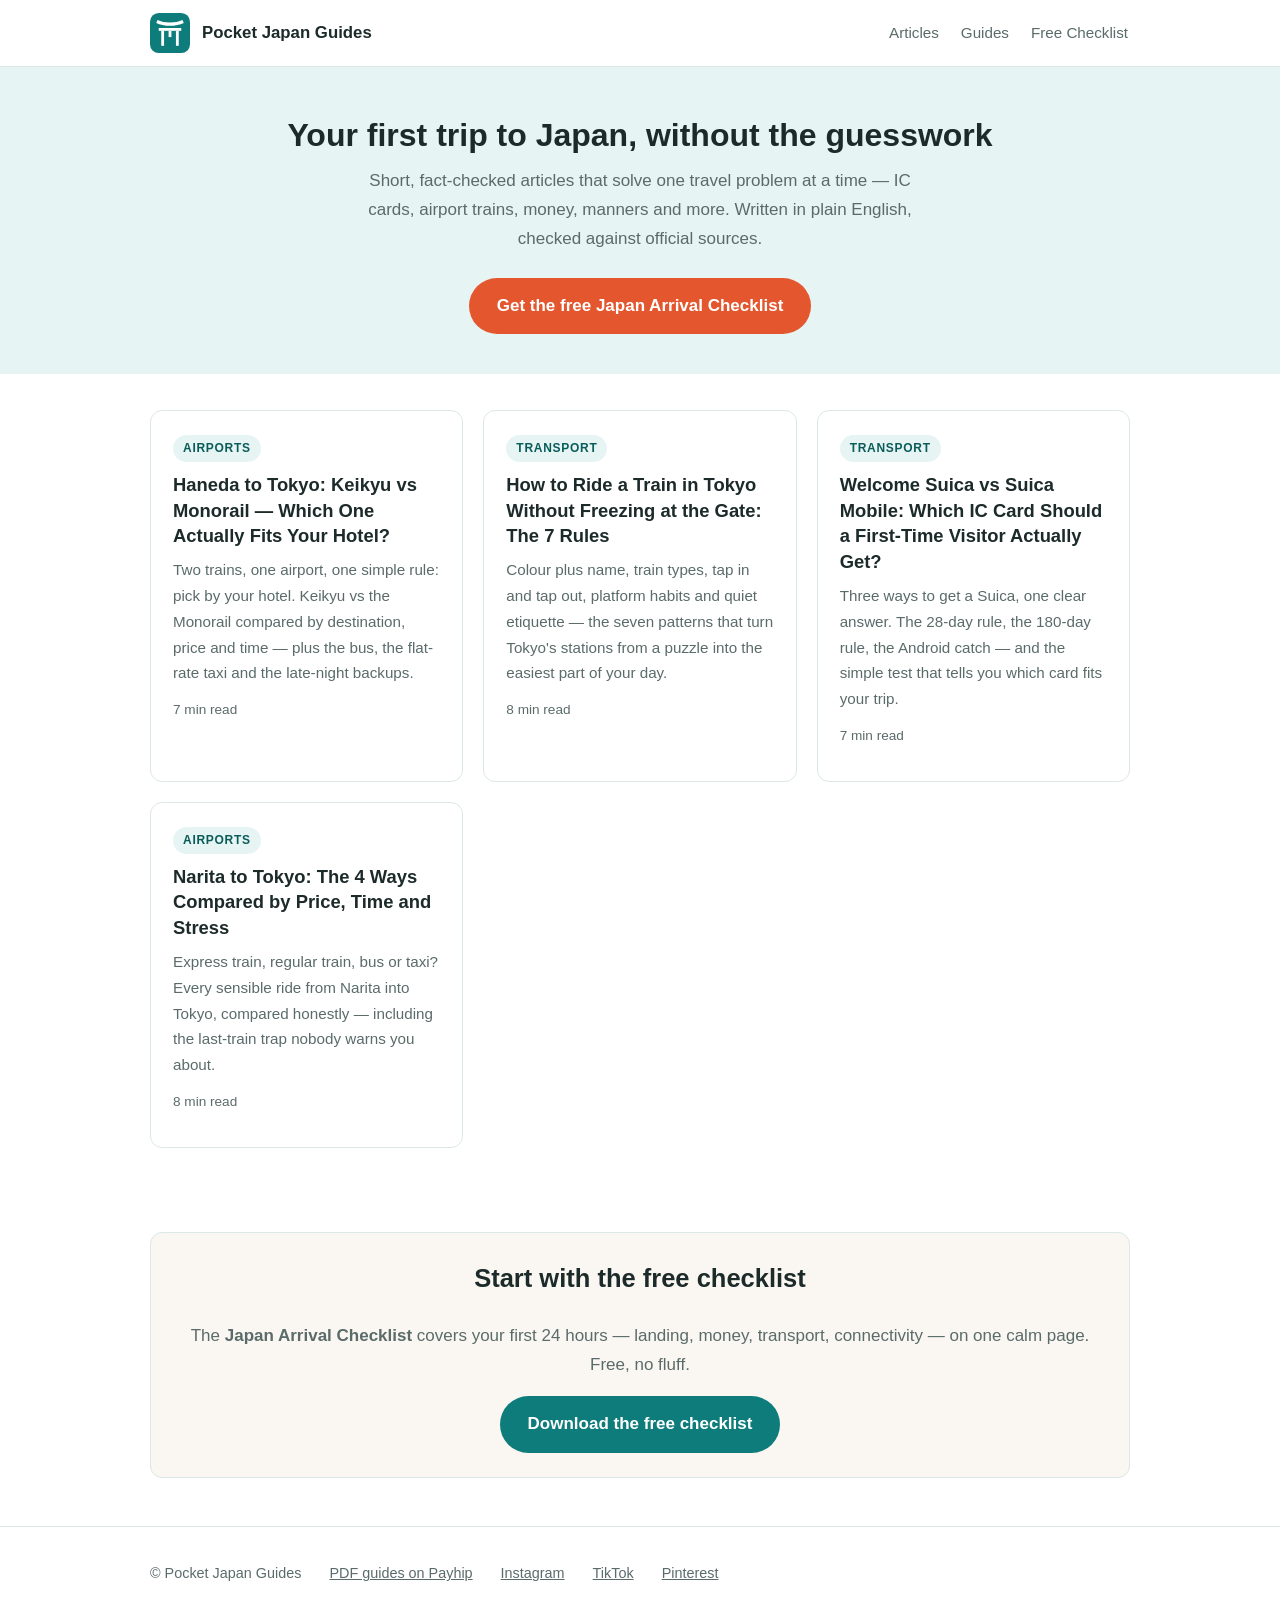
<file: index.html>
<!DOCTYPE html>
<html lang="en">
<head>
<meta charset="utf-8">
<meta name="viewport" content="width=device-width, initial-scale=1, viewport-fit=cover">
<title>Pocket Japan Guides Blog — First-Time Japan Travel, Explained Simply</title>
<meta name="description" content="Practical, fact-checked answers for first-time visitors to Japan: IC cards, airport transfers, trains, money, food and more. From the makers of the Pocket Japan Guides PDF series.">
<link rel="canonical" href="https://hmaiworks.github.io/">
<link rel="icon" type="image/svg+xml" href="/assets/favicon.svg">
<link rel="stylesheet" href="/assets/style.css">
<meta property="og:type" content="website">
<meta property="og:title" content="Pocket Japan Guides Blog — First-Time Japan Travel, Explained Simply">
<meta property="og:description" content="Practical, fact-checked answers for first-time visitors to Japan: IC cards, airport transfers, trains, money, food and more.">
<meta property="og:url" content="https://hmaiworks.github.io/">
<!-- Google Analytics 4 — replace G-PQ7MF2B6PY with the real Measurement ID (see DEPLOY.md) -->
<script async src="https://www.googletagmanager.com/gtag/js?id=G-PQ7MF2B6PY"></script>
<script>
  window.dataLayer = window.dataLayer || [];
  function gtag(){dataLayer.push(arguments);}
  gtag('js', new Date());
  gtag('config', 'G-PQ7MF2B6PY');
</script>
</head>
<body>

<header class="site-header">
  <div class="wrap-wide">
    <svg class="logo" viewBox="0 0 64 64" role="img" aria-label="Pocket Japan Guides logo"><rect width="64" height="64" rx="14" fill="#0e7c7b"/><path d="M10 16c6 3 14 4.5 22 4.5S48 19 54 16l-2-5c-5.5 2.7-12.5 4-20 4s-14.5-1.3-20-4l-2 5z" fill="#fff"/><rect x="14" y="24" width="36" height="4.5" fill="#fff"/><rect x="18" y="28.5" width="4.5" height="24" fill="#fff"/><rect x="41.5" y="28.5" width="4.5" height="24" fill="#fff"/><rect x="29.75" y="28.5" width="4.5" height="10" fill="#fff"/></svg>
    <a class="brand" href="/">Pocket Japan Guides</a>
    <nav>
      <a href="/">Articles</a>
      <a href="https://payhip.com/pocketjapanguidejp?utm_source=blog&amp;utm_medium=nav&amp;utm_campaign=store">Guides</a>
      <a href="https://payhip.com/b/30XLR?utm_source=blog&amp;utm_medium=nav&amp;utm_campaign=checklist">Free Checklist</a>
    </nav>
  </div>
</header>

<section class="hero">
  <div class="wrap">
    <h1>Your first trip to Japan, without the guesswork</h1>
    <p>Short, fact-checked articles that solve one travel problem at a time — IC cards, airport trains, money, manners and more. Written in plain English, checked against official sources.</p>
    <a class="btn btn-accent" href="https://payhip.com/b/30XLR?utm_source=blog&amp;utm_medium=hero&amp;utm_campaign=checklist">Get the free Japan Arrival Checklist</a>
  </div>
</section>

<main class="wrap-wide">
  <div class="cards">

    <div class="card">
      <span class="tag">Airports</span>
      <h2><a href="/articles/haneda-to-tokyo.html">Haneda to Tokyo: Keikyu vs Monorail — Which One Actually Fits Your Hotel?</a></h2>
      <p>Two trains, one airport, one simple rule: pick by your hotel. Keikyu vs the Monorail compared by destination, price and time — plus the bus, the flat-rate taxi and the late-night backups.</p>
      <p class="meta">7 min read</p>
    </div>

    <div class="card">
      <span class="tag">Transport</span>
      <h2><a href="/articles/tokyo-train-rules.html">How to Ride a Train in Tokyo Without Freezing at the Gate: The 7 Rules</a></h2>
      <p>Colour plus name, train types, tap in and tap out, platform habits and quiet etiquette — the seven patterns that turn Tokyo's stations from a puzzle into the easiest part of your day.</p>
      <p class="meta">8 min read</p>
    </div>

    <div class="card">
      <span class="tag">Transport</span>
      <h2><a href="/articles/welcome-suica-vs-suica-mobile.html">Welcome Suica vs Suica Mobile: Which IC Card Should a First-Time Visitor Actually Get?</a></h2>
      <p>Three ways to get a Suica, one clear answer. The 28-day rule, the 180-day rule, the Android catch — and the simple test that tells you which card fits your trip.</p>
      <p class="meta">7 min read</p>
    </div>

    <div class="card">
      <span class="tag">Airports</span>
      <h2><a href="/articles/narita-to-tokyo.html">Narita to Tokyo: The 4 Ways Compared by Price, Time and Stress</a></h2>
      <p>Express train, regular train, bus or taxi? Every sensible ride from Narita into Tokyo, compared honestly — including the last-train trap nobody warns you about.</p>
      <p class="meta">8 min read</p>
    </div>

  </div>

  <div class="cta-box">
    <h2>Start with the free checklist</h2>
    <p>The <strong>Japan Arrival Checklist</strong> covers your first 24 hours — landing, money, transport, connectivity — on one calm page. Free, no fluff.</p>
    <a class="btn" href="https://payhip.com/b/30XLR?utm_source=blog&amp;utm_medium=home-cta&amp;utm_campaign=checklist">Download the free checklist</a>
  </div>
</main>

<footer class="site-footer">
  <div class="wrap-wide">
    <span>© Pocket Japan Guides</span>
    <a href="https://payhip.com/pocketjapanguidejp?utm_source=blog&amp;utm_medium=footer&amp;utm_campaign=store">PDF guides on Payhip</a>
    <a href="https://www.instagram.com/pocketjapanguides/">Instagram</a>
    <a href="https://www.tiktok.com/@pocketjapanguides">TikTok</a>
    <a href="https://www.pinterest.com/pocketjapanguide/">Pinterest</a>
  </div>
</footer>

</body>
</html>
</file>
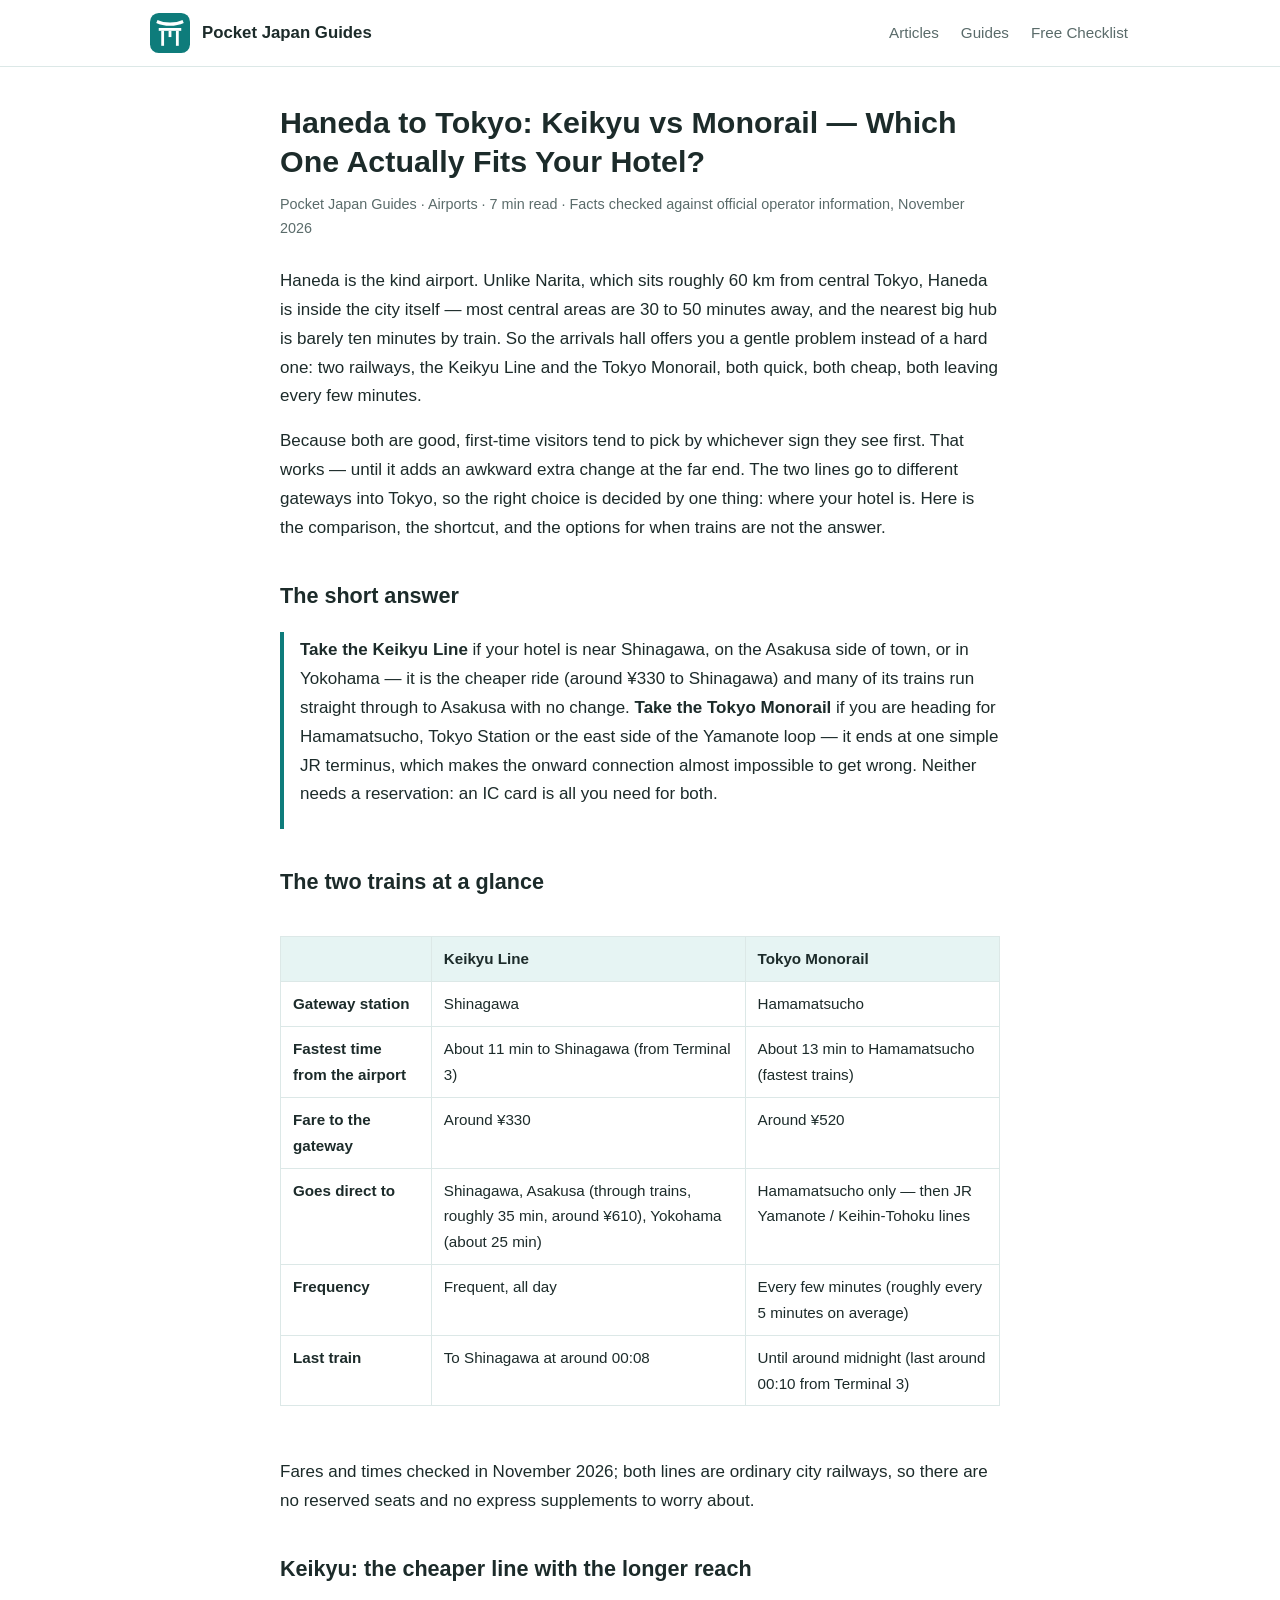
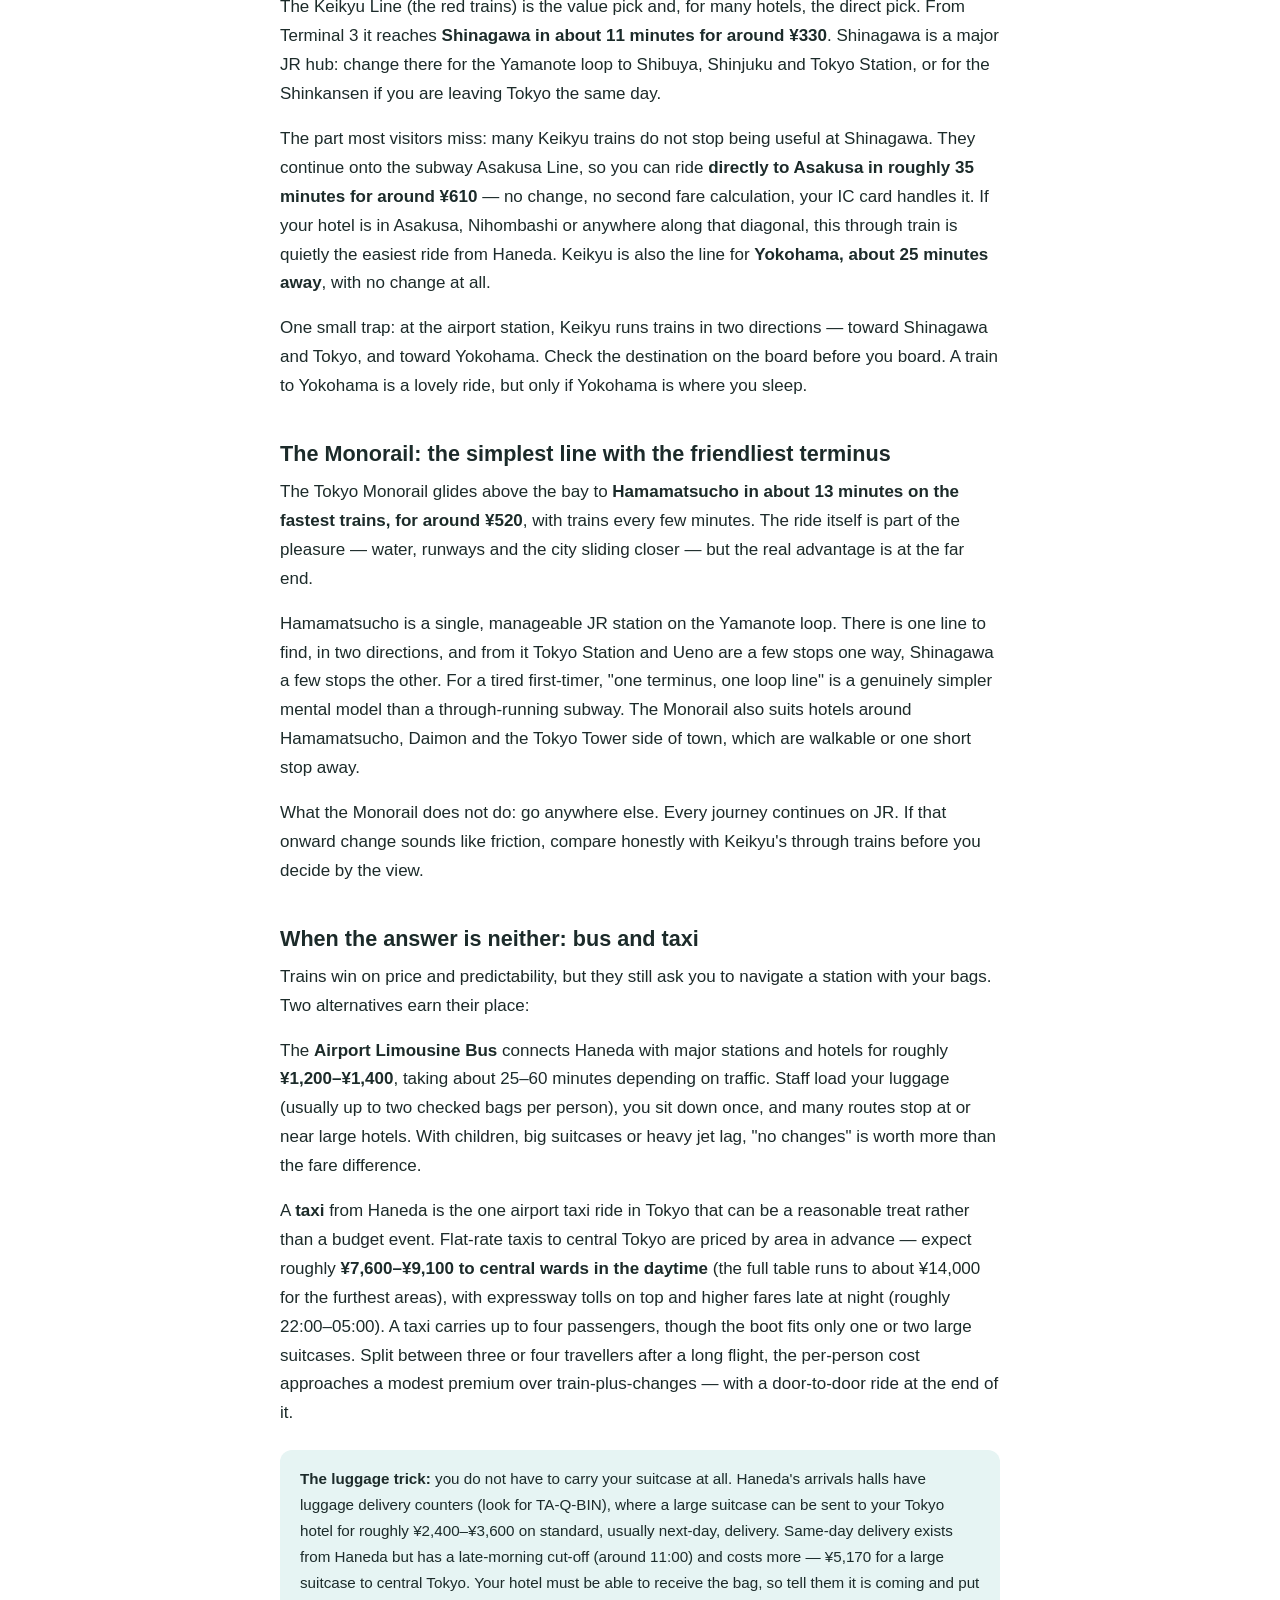
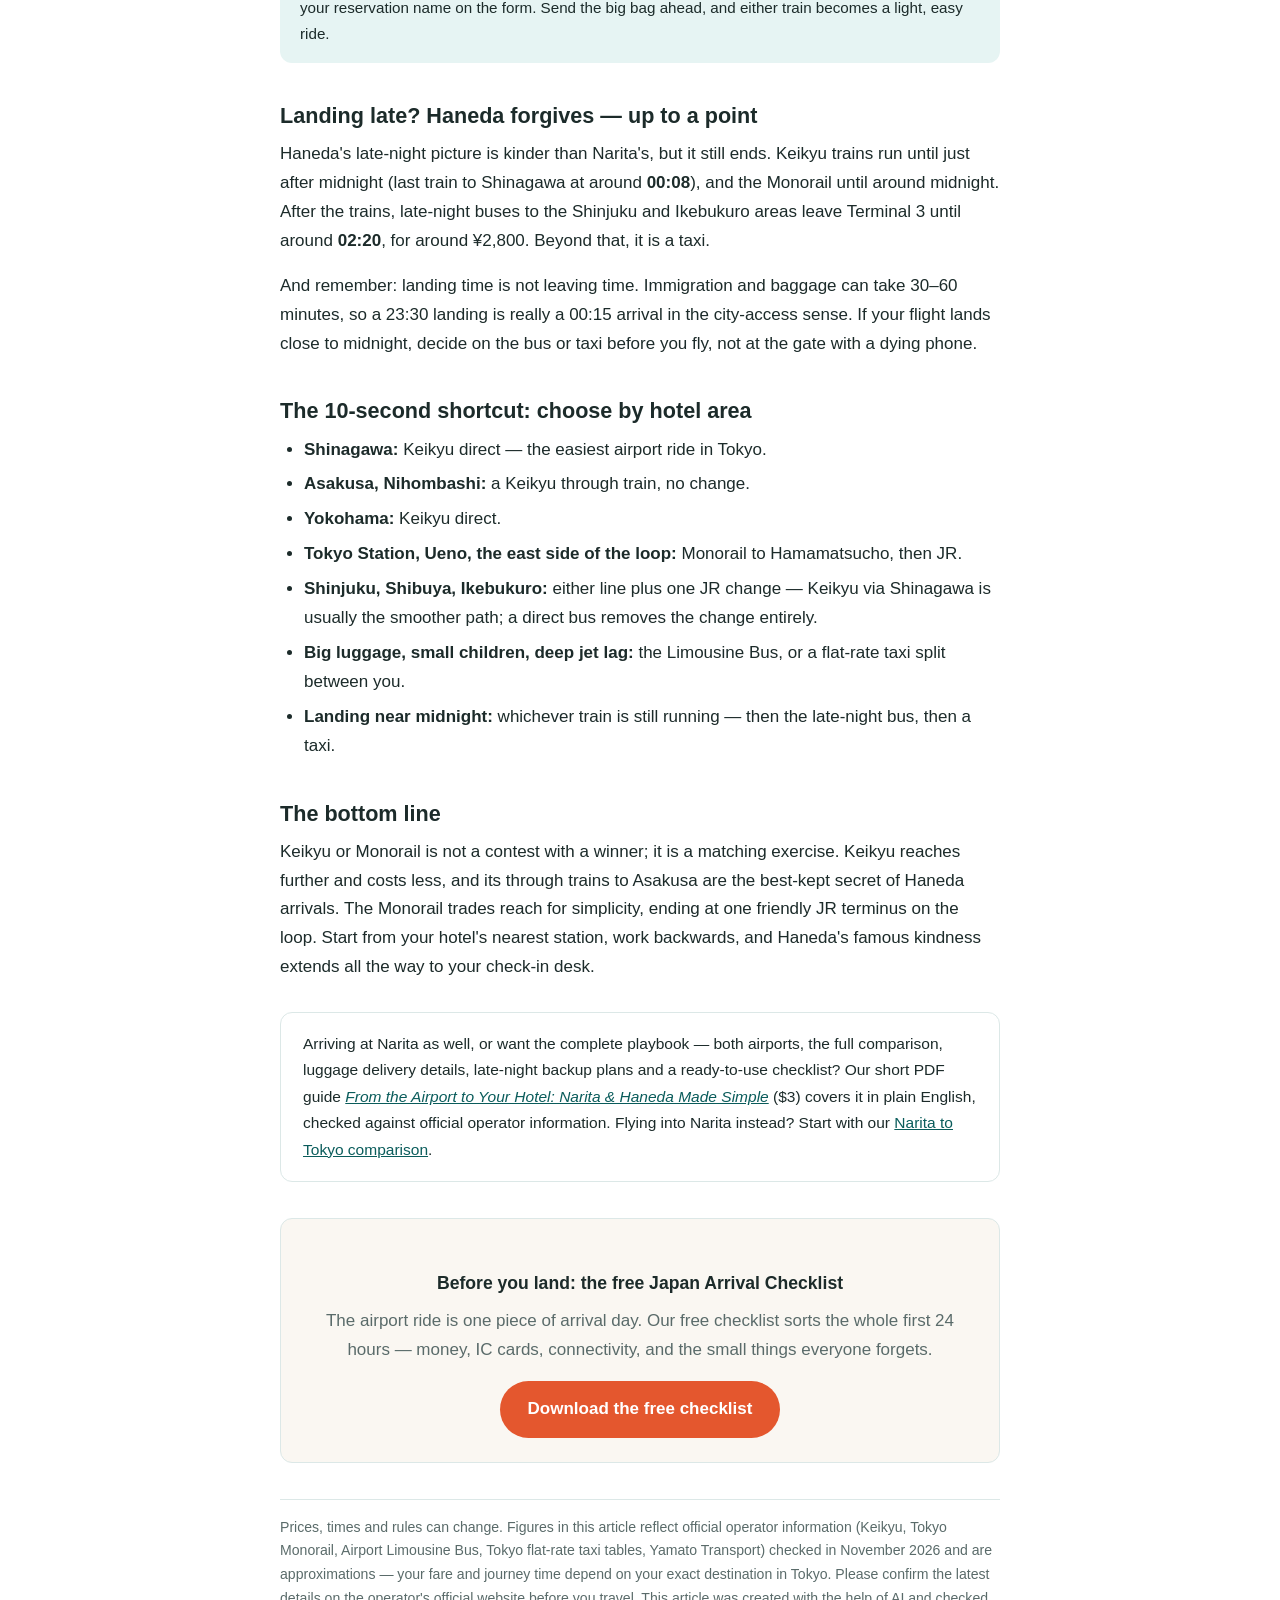
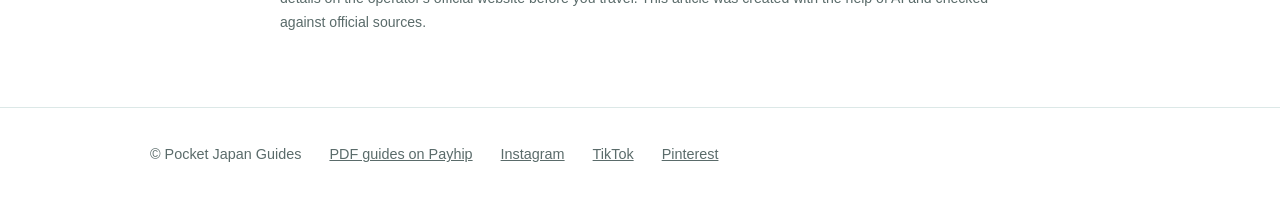
<file: articles/haneda-to-tokyo.html>
<!DOCTYPE html>
<html lang="en">
<head>
<meta charset="utf-8">
<meta name="viewport" content="width=device-width, initial-scale=1, viewport-fit=cover">
<title>Haneda to Tokyo: Keikyu vs Monorail — Which One Actually Fits Your Hotel? — Pocket Japan Guides</title>
<meta name="description" content="Keikyu Line or Tokyo Monorail? Haneda Airport's two trains compared by destination, price and time — plus the bus, the flat-rate taxi, and the late-night options, so you can pick by your hotel, not by habit.">
<link rel="canonical" href="https://hmaiworks.github.io/articles/haneda-to-tokyo.html">
<link rel="icon" type="image/svg+xml" href="/assets/favicon.svg">
<link rel="stylesheet" href="/assets/style.css">
<meta property="og:type" content="article">
<meta property="og:title" content="Haneda to Tokyo: Keikyu vs Monorail — Which One Actually Fits Your Hotel?">
<meta property="og:description" content="Two trains, one airport, one simple rule: pick by your hotel. Keikyu vs Monorail compared honestly, plus buses, taxis and late-night backups.">
<meta property="og:url" content="https://hmaiworks.github.io/articles/haneda-to-tokyo.html">
<!-- Google Analytics 4 — replace G-PQ7MF2B6PY with the real Measurement ID (see DEPLOY.md) -->
<script async src="https://www.googletagmanager.com/gtag/js?id=G-PQ7MF2B6PY"></script>
<script>
  window.dataLayer = window.dataLayer || [];
  function gtag(){dataLayer.push(arguments);}
  gtag('js', new Date());
  gtag('config', 'G-PQ7MF2B6PY');
</script>
<script type="application/ld+json">
{
  "@context": "https://schema.org",
  "@type": "Article",
  "headline": "Haneda to Tokyo: Keikyu vs Monorail — Which One Actually Fits Your Hotel?",
  "author": { "@type": "Organization", "name": "Pocket Japan Guides" },
  "publisher": { "@type": "Organization", "name": "Pocket Japan Guides" },
  "mainEntityOfPage": "https://hmaiworks.github.io/articles/haneda-to-tokyo.html"
}
</script>
</head>
<body>

<header class="site-header">
  <div class="wrap-wide">
    <svg class="logo" viewBox="0 0 64 64" role="img" aria-label="Pocket Japan Guides logo"><rect width="64" height="64" rx="14" fill="#0e7c7b"/><path d="M10 16c6 3 14 4.5 22 4.5S48 19 54 16l-2-5c-5.5 2.7-12.5 4-20 4s-14.5-1.3-20-4l-2 5z" fill="#fff"/><rect x="14" y="24" width="36" height="4.5" fill="#fff"/><rect x="18" y="28.5" width="4.5" height="24" fill="#fff"/><rect x="41.5" y="28.5" width="4.5" height="24" fill="#fff"/><rect x="29.75" y="28.5" width="4.5" height="10" fill="#fff"/></svg>
    <a class="brand" href="/">Pocket Japan Guides</a>
    <nav>
      <a href="/">Articles</a>
      <a href="https://payhip.com/pocketjapanguidejp?utm_source=blog&amp;utm_medium=nav&amp;utm_campaign=store">Guides</a>
      <a href="https://payhip.com/b/30XLR?utm_source=blog&amp;utm_medium=nav&amp;utm_campaign=haneda-to-tokyo">Free Checklist</a>
    </nav>
  </div>
</header>

<main class="wrap">
<article class="post">

<h1>Haneda to Tokyo: Keikyu vs Monorail — Which One Actually Fits Your Hotel?</h1>
<p class="meta">Pocket Japan Guides · Airports · 7 min read · Facts checked against official operator information, November 2026</p>

<p>Haneda is the kind airport. Unlike Narita, which sits roughly 60 km from central Tokyo, Haneda is inside the city itself — most central areas are 30 to 50 minutes away, and the nearest big hub is barely ten minutes by train. So the arrivals hall offers you a gentle problem instead of a hard one: two railways, the Keikyu Line and the Tokyo Monorail, both quick, both cheap, both leaving every few minutes.</p>

<p>Because both are good, first-time visitors tend to pick by whichever sign they see first. That works — until it adds an awkward extra change at the far end. The two lines go to different gateways into Tokyo, so the right choice is decided by one thing: where your hotel is. Here is the comparison, the shortcut, and the options for when trains are not the answer.</p>

<h2>The short answer</h2>

<div class="verdict">
<p><strong>Take the Keikyu Line</strong> if your hotel is near Shinagawa, on the Asakusa side of town, or in Yokohama — it is the cheaper ride (around ¥330 to Shinagawa) and many of its trains run straight through to Asakusa with no change. <strong>Take the Tokyo Monorail</strong> if you are heading for Hamamatsucho, Tokyo Station or the east side of the Yamanote loop — it ends at one simple JR terminus, which makes the onward connection almost impossible to get wrong. Neither needs a reservation: an IC card is all you need for both.</p>
</div>

<h2>The two trains at a glance</h2>

<div class="table-scroll">
<table>
<tr><th></th><th>Keikyu Line</th><th>Tokyo Monorail</th></tr>
<tr><td><strong>Gateway station</strong></td><td>Shinagawa</td><td>Hamamatsucho</td></tr>
<tr><td><strong>Fastest time from the airport</strong></td><td>About 11 min to Shinagawa (from Terminal 3)</td><td>About 13 min to Hamamatsucho (fastest trains)</td></tr>
<tr><td><strong>Fare to the gateway</strong></td><td>Around ¥330</td><td>Around ¥520</td></tr>
<tr><td><strong>Goes direct to</strong></td><td>Shinagawa, Asakusa (through trains, roughly 35 min, around ¥610), Yokohama (about 25 min)</td><td>Hamamatsucho only — then JR Yamanote / Keihin-Tohoku lines</td></tr>
<tr><td><strong>Frequency</strong></td><td>Frequent, all day</td><td>Every few minutes (roughly every 5 minutes on average)</td></tr>
<tr><td><strong>Last train</strong></td><td>To Shinagawa at around 00:08</td><td>Until around midnight (last around 00:10 from Terminal 3)</td></tr>
</table>
</div>

<p>Fares and times checked in November 2026; both lines are ordinary city railways, so there are no reserved seats and no express supplements to worry about.</p>

<h2>Keikyu: the cheaper line with the longer reach</h2>

<p>The Keikyu Line (the red trains) is the value pick and, for many hotels, the direct pick. From Terminal 3 it reaches <strong>Shinagawa in about 11 minutes for around ¥330</strong>. Shinagawa is a major JR hub: change there for the Yamanote loop to Shibuya, Shinjuku and Tokyo Station, or for the Shinkansen if you are leaving Tokyo the same day.</p>

<p>The part most visitors miss: many Keikyu trains do not stop being useful at Shinagawa. They continue onto the subway Asakusa Line, so you can ride <strong>directly to Asakusa in roughly 35 minutes for around ¥610</strong> — no change, no second fare calculation, your IC card handles it. If your hotel is in Asakusa, Nihombashi or anywhere along that diagonal, this through train is quietly the easiest ride from Haneda. Keikyu is also the line for <strong>Yokohama, about 25 minutes away</strong>, with no change at all.</p>

<p>One small trap: at the airport station, Keikyu runs trains in two directions — toward Shinagawa and Tokyo, and toward Yokohama. Check the destination on the board before you board. A train to Yokohama is a lovely ride, but only if Yokohama is where you sleep.</p>

<h2>The Monorail: the simplest line with the friendliest terminus</h2>

<p>The Tokyo Monorail glides above the bay to <strong>Hamamatsucho in about 13 minutes on the fastest trains, for around ¥520</strong>, with trains every few minutes. The ride itself is part of the pleasure — water, runways and the city sliding closer — but the real advantage is at the far end.</p>

<p>Hamamatsucho is a single, manageable JR station on the Yamanote loop. There is one line to find, in two directions, and from it Tokyo Station and Ueno are a few stops one way, Shinagawa a few stops the other. For a tired first-timer, "one terminus, one loop line" is a genuinely simpler mental model than a through-running subway. The Monorail also suits hotels around Hamamatsucho, Daimon and the Tokyo Tower side of town, which are walkable or one short stop away.</p>

<p>What the Monorail does not do: go anywhere else. Every journey continues on JR. If that onward change sounds like friction, compare honestly with Keikyu's through trains before you decide by the view.</p>

<h2>When the answer is neither: bus and taxi</h2>

<p>Trains win on price and predictability, but they still ask you to navigate a station with your bags. Two alternatives earn their place:</p>

<p>The <strong>Airport Limousine Bus</strong> connects Haneda with major stations and hotels for roughly <strong>¥1,200–¥1,400</strong>, taking about 25–60 minutes depending on traffic. Staff load your luggage (usually up to two checked bags per person), you sit down once, and many routes stop at or near large hotels. With children, big suitcases or heavy jet lag, "no changes" is worth more than the fare difference.</p>

<p>A <strong>taxi</strong> from Haneda is the one airport taxi ride in Tokyo that can be a reasonable treat rather than a budget event. Flat-rate taxis to central Tokyo are priced by area in advance — expect roughly <strong>¥7,600–¥9,100 to central wards in the daytime</strong> (the full table runs to about ¥14,000 for the furthest areas), with expressway tolls on top and higher fares late at night (roughly 22:00–05:00). A taxi carries up to four passengers, though the boot fits only one or two large suitcases. Split between three or four travellers after a long flight, the per-person cost approaches a modest premium over train-plus-changes — with a door-to-door ride at the end of it.</p>

<div class="note">
<p><strong>The luggage trick:</strong> you do not have to carry your suitcase at all. Haneda's arrivals halls have luggage delivery counters (look for TA-Q-BIN), where a large suitcase can be sent to your Tokyo hotel for roughly ¥2,400–¥3,600 on standard, usually next-day, delivery. Same-day delivery exists from Haneda but has a late-morning cut-off (around 11:00) and costs more — ¥5,170 for a large suitcase to central Tokyo. Your hotel must be able to receive the bag, so tell them it is coming and put your reservation name on the form. Send the big bag ahead, and either train becomes a light, easy ride.</p>
</div>

<h2>Landing late? Haneda forgives — up to a point</h2>

<p>Haneda's late-night picture is kinder than Narita's, but it still ends. Keikyu trains run until just after midnight (last train to Shinagawa at around <strong>00:08</strong>), and the Monorail until around midnight. After the trains, late-night buses to the Shinjuku and Ikebukuro areas leave Terminal 3 until around <strong>02:20</strong>, for around ¥2,800. Beyond that, it is a taxi.</p>

<p>And remember: landing time is not leaving time. Immigration and baggage can take 30–60 minutes, so a 23:30 landing is really a 00:15 arrival in the city-access sense. If your flight lands close to midnight, decide on the bus or taxi before you fly, not at the gate with a dying phone.</p>

<h2>The 10-second shortcut: choose by hotel area</h2>

<ul>
<li><strong>Shinagawa:</strong> Keikyu direct — the easiest airport ride in Tokyo.</li>
<li><strong>Asakusa, Nihombashi:</strong> a Keikyu through train, no change.</li>
<li><strong>Yokohama:</strong> Keikyu direct.</li>
<li><strong>Tokyo Station, Ueno, the east side of the loop:</strong> Monorail to Hamamatsucho, then JR.</li>
<li><strong>Shinjuku, Shibuya, Ikebukuro:</strong> either line plus one JR change — Keikyu via Shinagawa is usually the smoother path; a direct bus removes the change entirely.</li>
<li><strong>Big luggage, small children, deep jet lag:</strong> the Limousine Bus, or a flat-rate taxi split between you.</li>
<li><strong>Landing near midnight:</strong> whichever train is still running — then the late-night bus, then a taxi.</li>
</ul>

<h2>The bottom line</h2>

<p>Keikyu or Monorail is not a contest with a winner; it is a matching exercise. Keikyu reaches further and costs less, and its through trains to Asakusa are the best-kept secret of Haneda arrivals. The Monorail trades reach for simplicity, ending at one friendly JR terminus on the loop. Start from your hotel's nearest station, work backwards, and Haneda's famous kindness extends all the way to your check-in desk.</p>

<div class="guide-link">
<p>Arriving at Narita as well, or want the complete playbook — both airports, the full comparison, luggage delivery details, late-night backup plans and a ready-to-use checklist? Our short PDF guide <a href="https://payhip.com/b/PpckO?utm_source=blog&amp;utm_medium=article&amp;utm_campaign=haneda-to-tokyo"><em>From the Airport to Your Hotel: Narita &amp; Haneda Made Simple</em></a> ($3) covers it in plain English, checked against official operator information. Flying into Narita instead? Start with our <a href="/articles/narita-to-tokyo.html">Narita to Tokyo comparison</a>.</p>
</div>

<div class="cta-box">
<h3>Before you land: the free Japan Arrival Checklist</h3>
<p>The airport ride is one piece of arrival day. Our free checklist sorts the whole first 24 hours — money, IC cards, connectivity, and the small things everyone forgets.</p>
<a class="btn btn-accent" href="https://payhip.com/b/30XLR?utm_source=blog&amp;utm_medium=article&amp;utm_campaign=haneda-to-tokyo">Download the free checklist</a>
</div>

<p class="disclaimer">Prices, times and rules can change. Figures in this article reflect official operator information (Keikyu, Tokyo Monorail, Airport Limousine Bus, Tokyo flat-rate taxi tables, Yamato Transport) checked in November 2026 and are approximations — your fare and journey time depend on your exact destination in Tokyo. Please confirm the latest details on the operator's official website before you travel. This article was created with the help of AI and checked against official sources.</p>

</article>
</main>

<footer class="site-footer">
  <div class="wrap-wide">
    <span>© Pocket Japan Guides</span>
    <a href="https://payhip.com/pocketjapanguidejp?utm_source=blog&amp;utm_medium=footer&amp;utm_campaign=store">PDF guides on Payhip</a>
    <a href="https://www.instagram.com/pocketjapanguides/">Instagram</a>
    <a href="https://www.tiktok.com/@pocketjapanguides">TikTok</a>
    <a href="https://www.pinterest.com/pocketjapanguide/">Pinterest</a>
  </div>
</footer>

</body>
</html>
</file>
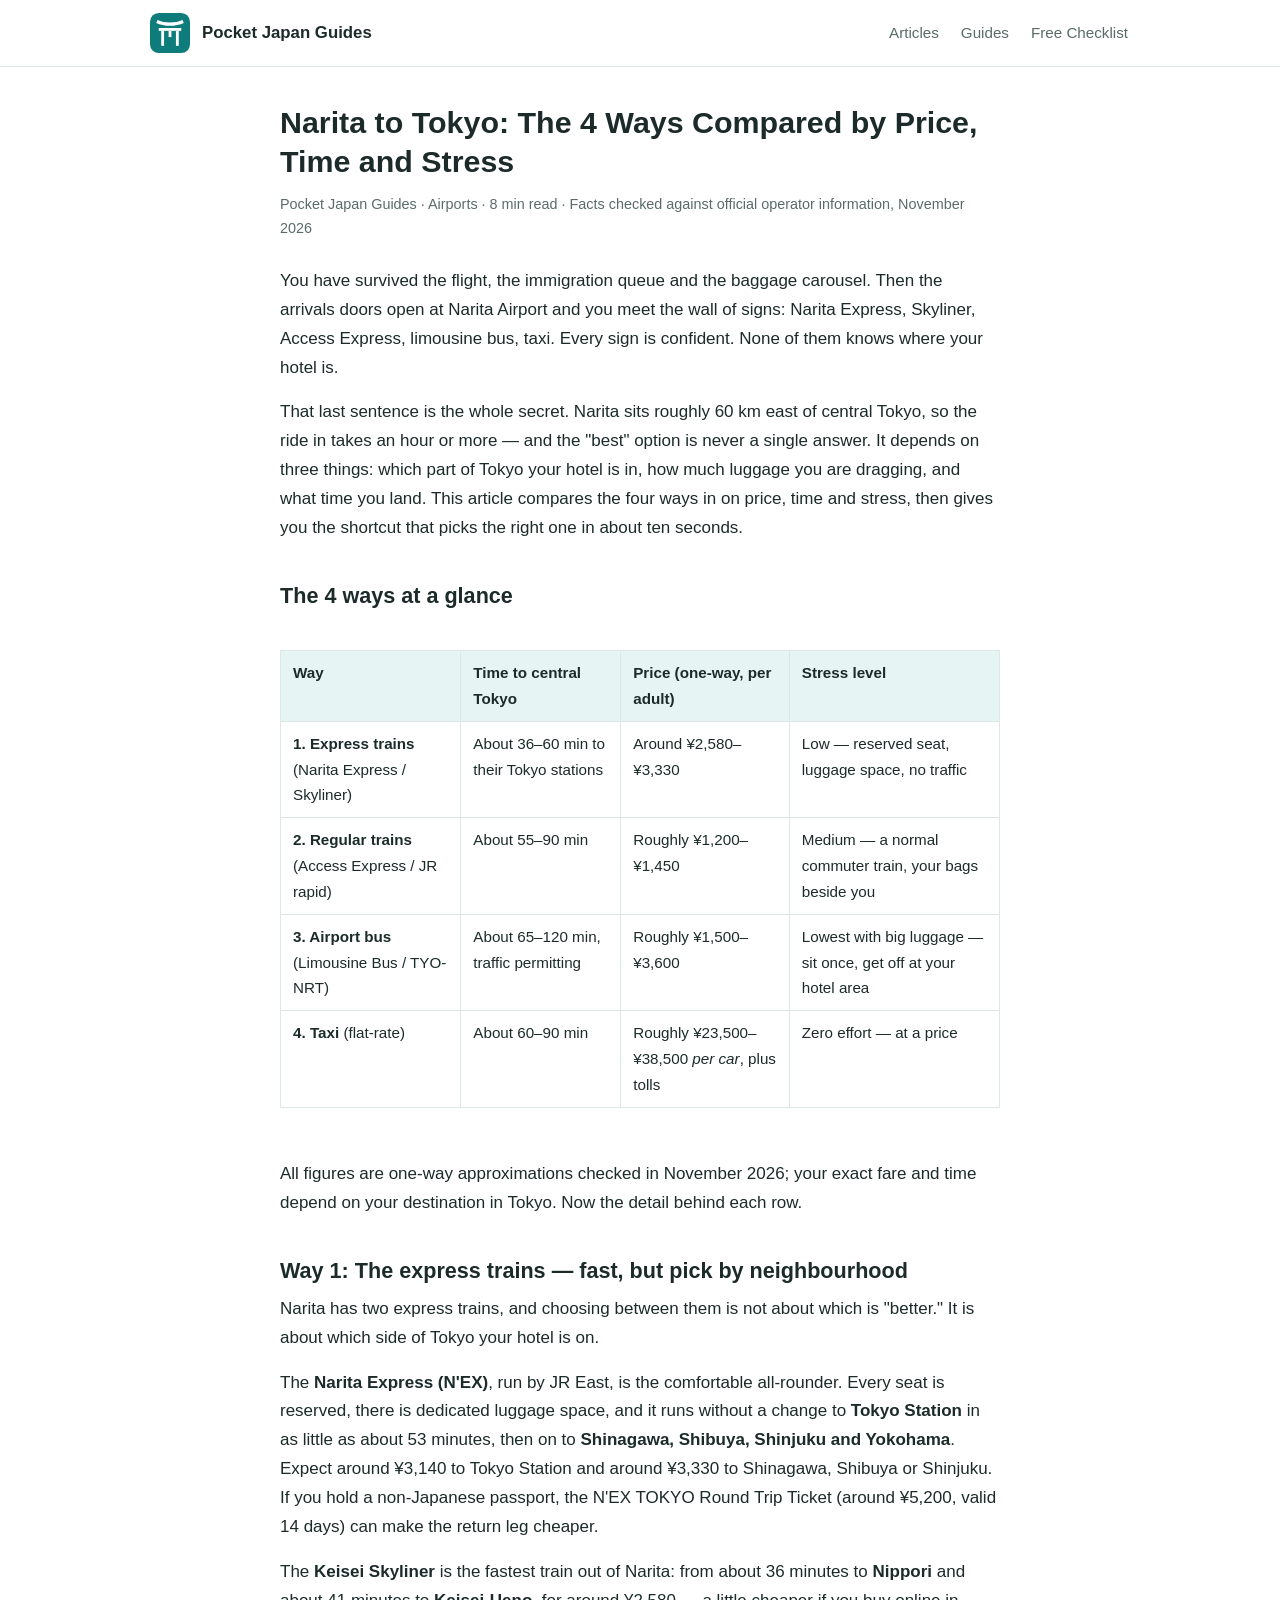
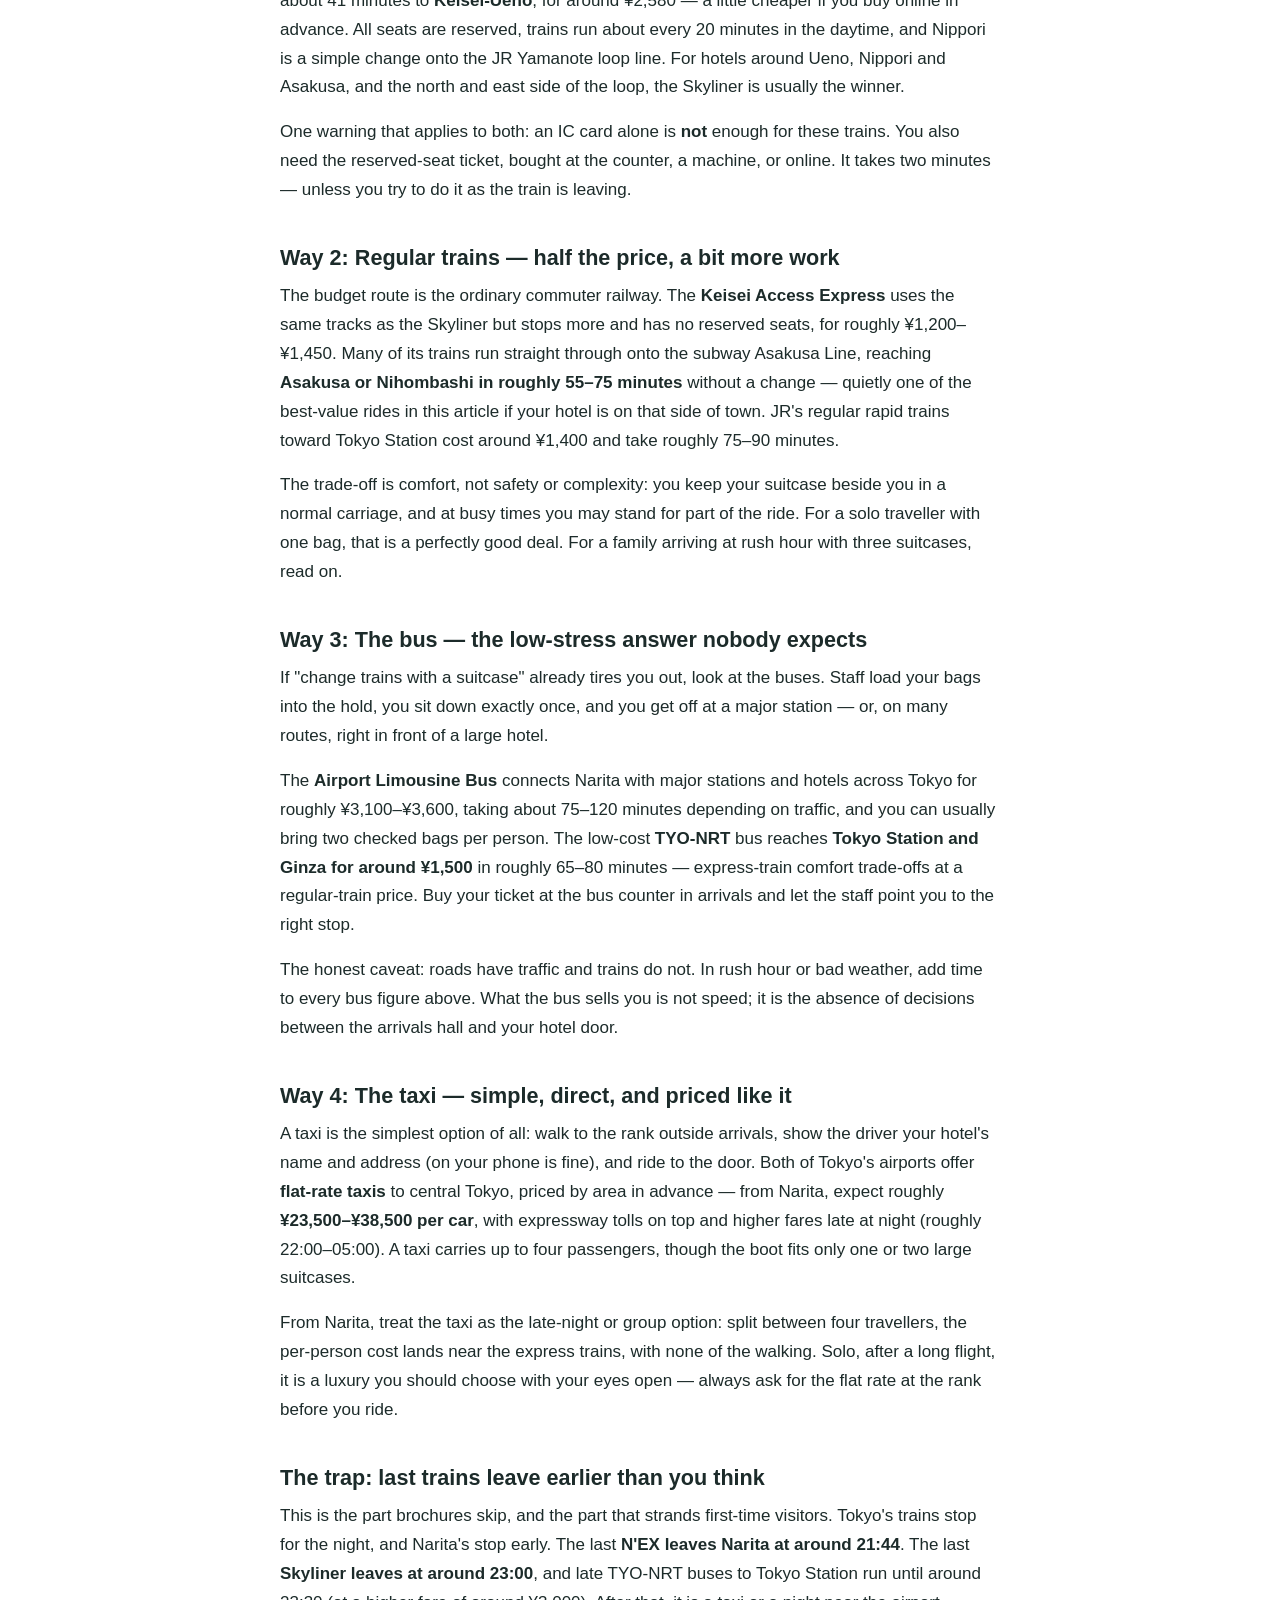
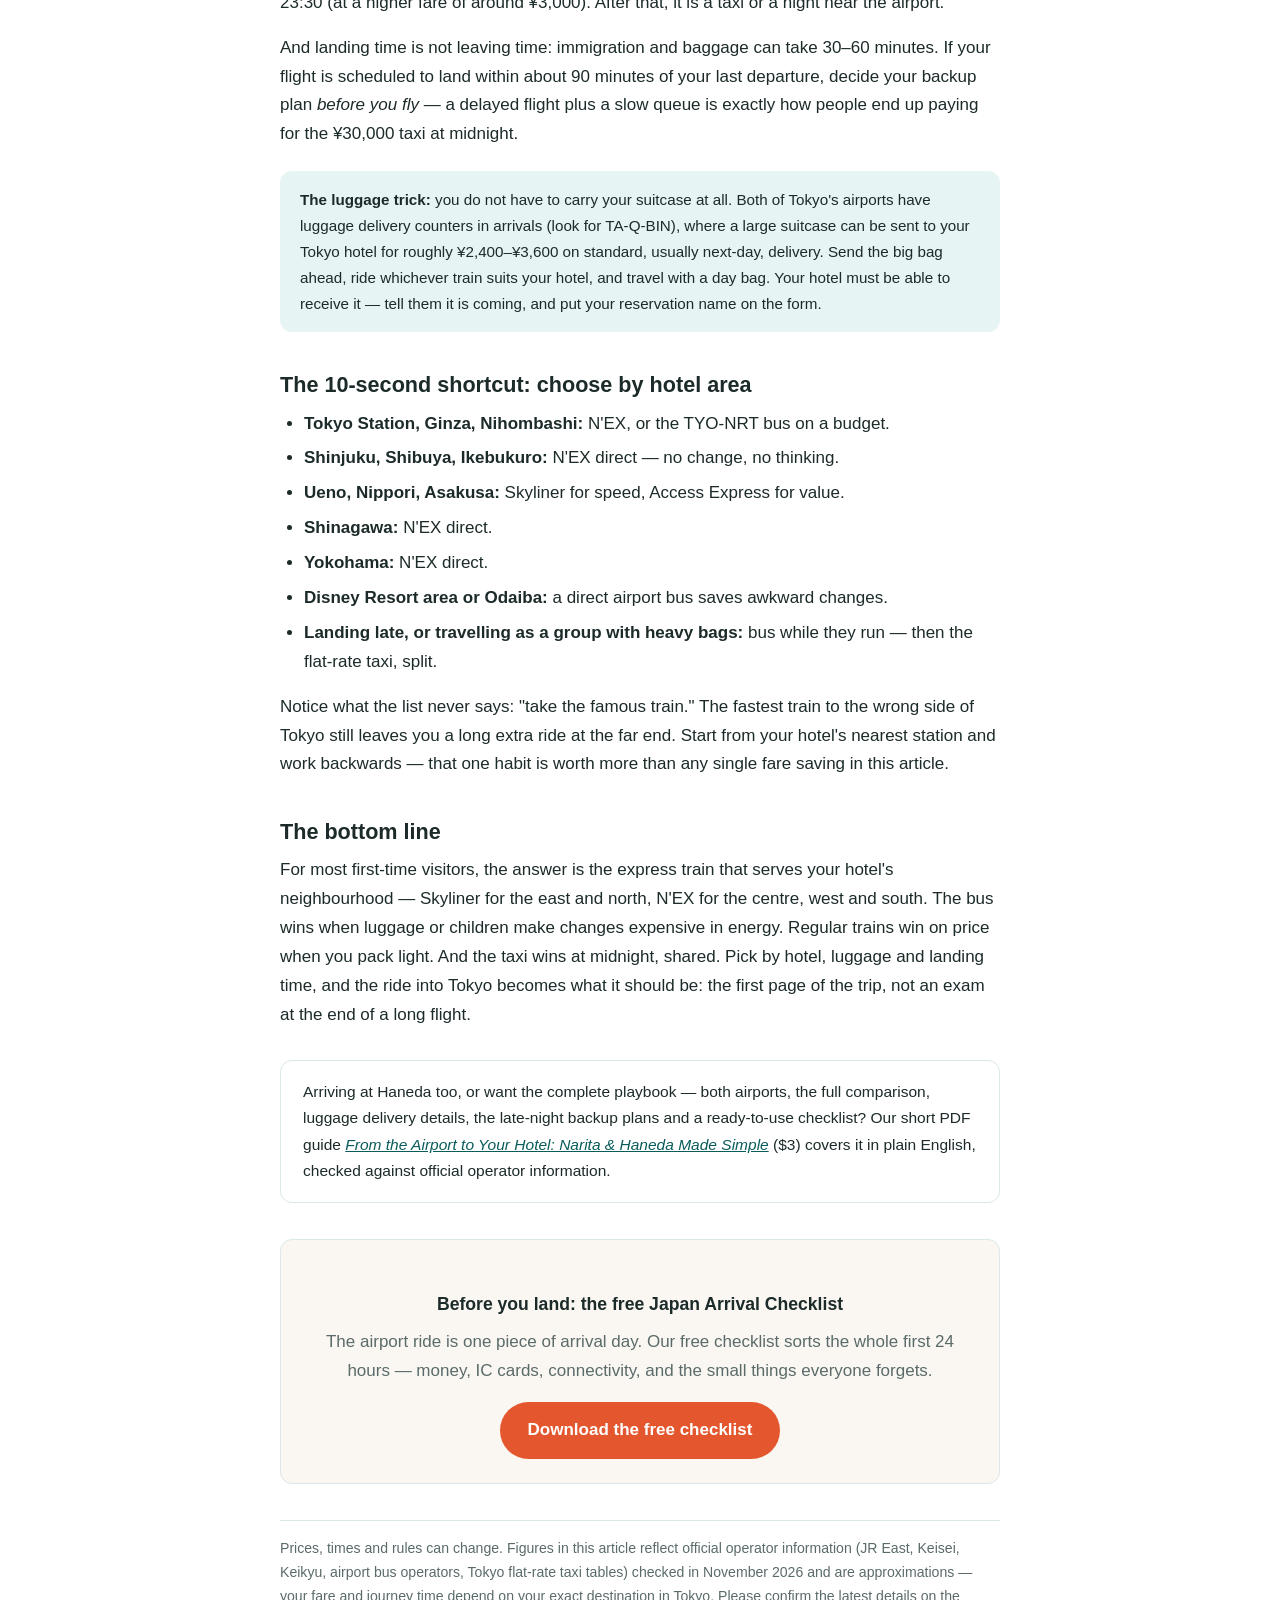
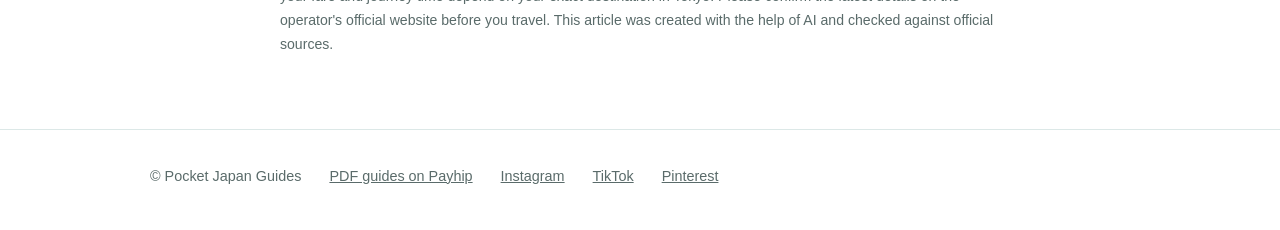
<file: articles/narita-to-tokyo.html>
<!DOCTYPE html>
<html lang="en">
<head>
<meta charset="utf-8">
<meta name="viewport" content="width=device-width, initial-scale=1, viewport-fit=cover">
<title>Narita to Tokyo: The 4 Ways Compared by Price, Time and Stress — Pocket Japan Guides</title>
<meta name="description" content="Narita Express, Skyliner, local trains, airport bus or taxi? Every way from Narita Airport into Tokyo compared by price, time and effort — plus the last-train trap and the hotel-area shortcut that picks your ride for you.">
<link rel="canonical" href="https://hmaiworks.github.io/articles/narita-to-tokyo.html">
<link rel="icon" type="image/svg+xml" href="/assets/favicon.svg">
<link rel="stylesheet" href="/assets/style.css">
<meta property="og:type" content="article">
<meta property="og:title" content="Narita to Tokyo: The 4 Ways Compared by Price, Time and Stress">
<meta property="og:description" content="Express train, regular train, bus or taxi — every ride from Narita into Tokyo compared honestly, including the last-train trap nobody warns you about.">
<meta property="og:url" content="https://hmaiworks.github.io/articles/narita-to-tokyo.html">
<!-- Google Analytics 4 — replace G-PQ7MF2B6PY with the real Measurement ID (see DEPLOY.md) -->
<script async src="https://www.googletagmanager.com/gtag/js?id=G-PQ7MF2B6PY"></script>
<script>
  window.dataLayer = window.dataLayer || [];
  function gtag(){dataLayer.push(arguments);}
  gtag('js', new Date());
  gtag('config', 'G-PQ7MF2B6PY');
</script>
<script type="application/ld+json">
{
  "@context": "https://schema.org",
  "@type": "Article",
  "headline": "Narita to Tokyo: The 4 Ways Compared by Price, Time and Stress",
  "author": { "@type": "Organization", "name": "Pocket Japan Guides" },
  "publisher": { "@type": "Organization", "name": "Pocket Japan Guides" },
  "mainEntityOfPage": "https://hmaiworks.github.io/articles/narita-to-tokyo.html"
}
</script>
</head>
<body>

<header class="site-header">
  <div class="wrap-wide">
    <svg class="logo" viewBox="0 0 64 64" role="img" aria-label="Pocket Japan Guides logo"><rect width="64" height="64" rx="14" fill="#0e7c7b"/><path d="M10 16c6 3 14 4.5 22 4.5S48 19 54 16l-2-5c-5.5 2.7-12.5 4-20 4s-14.5-1.3-20-4l-2 5z" fill="#fff"/><rect x="14" y="24" width="36" height="4.5" fill="#fff"/><rect x="18" y="28.5" width="4.5" height="24" fill="#fff"/><rect x="41.5" y="28.5" width="4.5" height="24" fill="#fff"/><rect x="29.75" y="28.5" width="4.5" height="10" fill="#fff"/></svg>
    <a class="brand" href="/">Pocket Japan Guides</a>
    <nav>
      <a href="/">Articles</a>
      <a href="https://payhip.com/pocketjapanguidejp?utm_source=blog&amp;utm_medium=nav&amp;utm_campaign=store">Guides</a>
      <a href="https://payhip.com/b/30XLR?utm_source=blog&amp;utm_medium=nav&amp;utm_campaign=narita-to-tokyo">Free Checklist</a>
    </nav>
  </div>
</header>

<main class="wrap">
<article class="post">

<h1>Narita to Tokyo: The 4 Ways Compared by Price, Time and Stress</h1>
<p class="meta">Pocket Japan Guides · Airports · 8 min read · Facts checked against official operator information, November 2026</p>

<p>You have survived the flight, the immigration queue and the baggage carousel. Then the arrivals doors open at Narita Airport and you meet the wall of signs: Narita Express, Skyliner, Access Express, limousine bus, taxi. Every sign is confident. None of them knows where your hotel is.</p>

<p>That last sentence is the whole secret. Narita sits roughly 60 km east of central Tokyo, so the ride in takes an hour or more — and the "best" option is never a single answer. It depends on three things: which part of Tokyo your hotel is in, how much luggage you are dragging, and what time you land. This article compares the four ways in on price, time and stress, then gives you the shortcut that picks the right one in about ten seconds.</p>

<h2>The 4 ways at a glance</h2>

<div class="table-scroll">
<table>
<tr><th>Way</th><th>Time to central Tokyo</th><th>Price (one-way, per adult)</th><th>Stress level</th></tr>
<tr><td><strong>1. Express trains</strong> (Narita Express / Skyliner)</td><td>About 36–60 min to their Tokyo stations</td><td>Around ¥2,580–¥3,330</td><td>Low — reserved seat, luggage space, no traffic</td></tr>
<tr><td><strong>2. Regular trains</strong> (Access Express / JR rapid)</td><td>About 55–90 min</td><td>Roughly ¥1,200–¥1,450</td><td>Medium — a normal commuter train, your bags beside you</td></tr>
<tr><td><strong>3. Airport bus</strong> (Limousine Bus / TYO-NRT)</td><td>About 65–120 min, traffic permitting</td><td>Roughly ¥1,500–¥3,600</td><td>Lowest with big luggage — sit once, get off at your hotel area</td></tr>
<tr><td><strong>4. Taxi</strong> (flat-rate)</td><td>About 60–90 min</td><td>Roughly ¥23,500–¥38,500 <em>per car</em>, plus tolls</td><td>Zero effort — at a price</td></tr>
</table>
</div>

<p>All figures are one-way approximations checked in November 2026; your exact fare and time depend on your destination in Tokyo. Now the detail behind each row.</p>

<h2>Way 1: The express trains — fast, but pick by neighbourhood</h2>

<p>Narita has two express trains, and choosing between them is not about which is "better." It is about which side of Tokyo your hotel is on.</p>

<p>The <strong>Narita Express (N'EX)</strong>, run by JR East, is the comfortable all-rounder. Every seat is reserved, there is dedicated luggage space, and it runs without a change to <strong>Tokyo Station</strong> in as little as about 53 minutes, then on to <strong>Shinagawa, Shibuya, Shinjuku and Yokohama</strong>. Expect around ¥3,140 to Tokyo Station and around ¥3,330 to Shinagawa, Shibuya or Shinjuku. If you hold a non-Japanese passport, the N'EX TOKYO Round Trip Ticket (around ¥5,200, valid 14 days) can make the return leg cheaper.</p>

<p>The <strong>Keisei Skyliner</strong> is the fastest train out of Narita: from about 36 minutes to <strong>Nippori</strong> and about 41 minutes to <strong>Keisei-Ueno</strong>, for around ¥2,580 — a little cheaper if you buy online in advance. All seats are reserved, trains run about every 20 minutes in the daytime, and Nippori is a simple change onto the JR Yamanote loop line. For hotels around Ueno, Nippori and Asakusa, and the north and east side of the loop, the Skyliner is usually the winner.</p>

<p>One warning that applies to both: an IC card alone is <strong>not</strong> enough for these trains. You also need the reserved-seat ticket, bought at the counter, a machine, or online. It takes two minutes — unless you try to do it as the train is leaving.</p>

<h2>Way 2: Regular trains — half the price, a bit more work</h2>

<p>The budget route is the ordinary commuter railway. The <strong>Keisei Access Express</strong> uses the same tracks as the Skyliner but stops more and has no reserved seats, for roughly ¥1,200–¥1,450. Many of its trains run straight through onto the subway Asakusa Line, reaching <strong>Asakusa or Nihombashi in roughly 55–75 minutes</strong> without a change — quietly one of the best-value rides in this article if your hotel is on that side of town. JR's regular rapid trains toward Tokyo Station cost around ¥1,400 and take roughly 75–90 minutes.</p>

<p>The trade-off is comfort, not safety or complexity: you keep your suitcase beside you in a normal carriage, and at busy times you may stand for part of the ride. For a solo traveller with one bag, that is a perfectly good deal. For a family arriving at rush hour with three suitcases, read on.</p>

<h2>Way 3: The bus — the low-stress answer nobody expects</h2>

<p>If "change trains with a suitcase" already tires you out, look at the buses. Staff load your bags into the hold, you sit down exactly once, and you get off at a major station — or, on many routes, right in front of a large hotel.</p>

<p>The <strong>Airport Limousine Bus</strong> connects Narita with major stations and hotels across Tokyo for roughly ¥3,100–¥3,600, taking about 75–120 minutes depending on traffic, and you can usually bring two checked bags per person. The low-cost <strong>TYO-NRT</strong> bus reaches <strong>Tokyo Station and Ginza for around ¥1,500</strong> in roughly 65–80 minutes — express-train comfort trade-offs at a regular-train price. Buy your ticket at the bus counter in arrivals and let the staff point you to the right stop.</p>

<p>The honest caveat: roads have traffic and trains do not. In rush hour or bad weather, add time to every bus figure above. What the bus sells you is not speed; it is the absence of decisions between the arrivals hall and your hotel door.</p>

<h2>Way 4: The taxi — simple, direct, and priced like it</h2>

<p>A taxi is the simplest option of all: walk to the rank outside arrivals, show the driver your hotel's name and address (on your phone is fine), and ride to the door. Both of Tokyo's airports offer <strong>flat-rate taxis</strong> to central Tokyo, priced by area in advance — from Narita, expect roughly <strong>¥23,500–¥38,500 per car</strong>, with expressway tolls on top and higher fares late at night (roughly 22:00–05:00). A taxi carries up to four passengers, though the boot fits only one or two large suitcases.</p>

<p>From Narita, treat the taxi as the late-night or group option: split between four travellers, the per-person cost lands near the express trains, with none of the walking. Solo, after a long flight, it is a luxury you should choose with your eyes open — always ask for the flat rate at the rank before you ride.</p>

<h2>The trap: last trains leave earlier than you think</h2>

<p>This is the part brochures skip, and the part that strands first-time visitors. Tokyo's trains stop for the night, and Narita's stop early. The last <strong>N'EX leaves Narita at around 21:44</strong>. The last <strong>Skyliner leaves at around 23:00</strong>, and late TYO-NRT buses to Tokyo Station run until around 23:30 (at a higher fare of around ¥3,000). After that, it is a taxi or a night near the airport.</p>

<p>And landing time is not leaving time: immigration and baggage can take 30–60 minutes. If your flight is scheduled to land within about 90 minutes of your last departure, decide your backup plan <em>before you fly</em> — a delayed flight plus a slow queue is exactly how people end up paying for the ¥30,000 taxi at midnight.</p>

<div class="note">
<p><strong>The luggage trick:</strong> you do not have to carry your suitcase at all. Both of Tokyo's airports have luggage delivery counters in arrivals (look for TA-Q-BIN), where a large suitcase can be sent to your Tokyo hotel for roughly ¥2,400–¥3,600 on standard, usually next-day, delivery. Send the big bag ahead, ride whichever train suits your hotel, and travel with a day bag. Your hotel must be able to receive it — tell them it is coming, and put your reservation name on the form.</p>
</div>

<h2>The 10-second shortcut: choose by hotel area</h2>

<ul>
<li><strong>Tokyo Station, Ginza, Nihombashi:</strong> N'EX, or the TYO-NRT bus on a budget.</li>
<li><strong>Shinjuku, Shibuya, Ikebukuro:</strong> N'EX direct — no change, no thinking.</li>
<li><strong>Ueno, Nippori, Asakusa:</strong> Skyliner for speed, Access Express for value.</li>
<li><strong>Shinagawa:</strong> N'EX direct.</li>
<li><strong>Yokohama:</strong> N'EX direct.</li>
<li><strong>Disney Resort area or Odaiba:</strong> a direct airport bus saves awkward changes.</li>
<li><strong>Landing late, or travelling as a group with heavy bags:</strong> bus while they run — then the flat-rate taxi, split.</li>
</ul>

<p>Notice what the list never says: "take the famous train." The fastest train to the wrong side of Tokyo still leaves you a long extra ride at the far end. Start from your hotel's nearest station and work backwards — that one habit is worth more than any single fare saving in this article.</p>

<h2>The bottom line</h2>

<p>For most first-time visitors, the answer is the express train that serves your hotel's neighbourhood — Skyliner for the east and north, N'EX for the centre, west and south. The bus wins when luggage or children make changes expensive in energy. Regular trains win on price when you pack light. And the taxi wins at midnight, shared. Pick by hotel, luggage and landing time, and the ride into Tokyo becomes what it should be: the first page of the trip, not an exam at the end of a long flight.</p>

<div class="guide-link">
<p>Arriving at Haneda too, or want the complete playbook — both airports, the full comparison, luggage delivery details, the late-night backup plans and a ready-to-use checklist? Our short PDF guide <a href="https://payhip.com/b/PpckO?utm_source=blog&amp;utm_medium=article&amp;utm_campaign=narita-to-tokyo"><em>From the Airport to Your Hotel: Narita &amp; Haneda Made Simple</em></a> ($3) covers it in plain English, checked against official operator information.</p>
</div>

<div class="cta-box">
<h3>Before you land: the free Japan Arrival Checklist</h3>
<p>The airport ride is one piece of arrival day. Our free checklist sorts the whole first 24 hours — money, IC cards, connectivity, and the small things everyone forgets.</p>
<a class="btn btn-accent" href="https://payhip.com/b/30XLR?utm_source=blog&amp;utm_medium=article&amp;utm_campaign=narita-to-tokyo">Download the free checklist</a>
</div>

<p class="disclaimer">Prices, times and rules can change. Figures in this article reflect official operator information (JR East, Keisei, Keikyu, airport bus operators, Tokyo flat-rate taxi tables) checked in November 2026 and are approximations — your fare and journey time depend on your exact destination in Tokyo. Please confirm the latest details on the operator's official website before you travel. This article was created with the help of AI and checked against official sources.</p>

</article>
</main>

<footer class="site-footer">
  <div class="wrap-wide">
    <span>© Pocket Japan Guides</span>
    <a href="https://payhip.com/pocketjapanguidejp?utm_source=blog&amp;utm_medium=footer&amp;utm_campaign=store">PDF guides on Payhip</a>
    <a href="https://www.instagram.com/pocketjapanguides/">Instagram</a>
    <a href="https://www.tiktok.com/@pocketjapanguides">TikTok</a>
    <a href="https://www.pinterest.com/pocketjapanguide/">Pinterest</a>
  </div>
</footer>

</body>
</html>
</file>
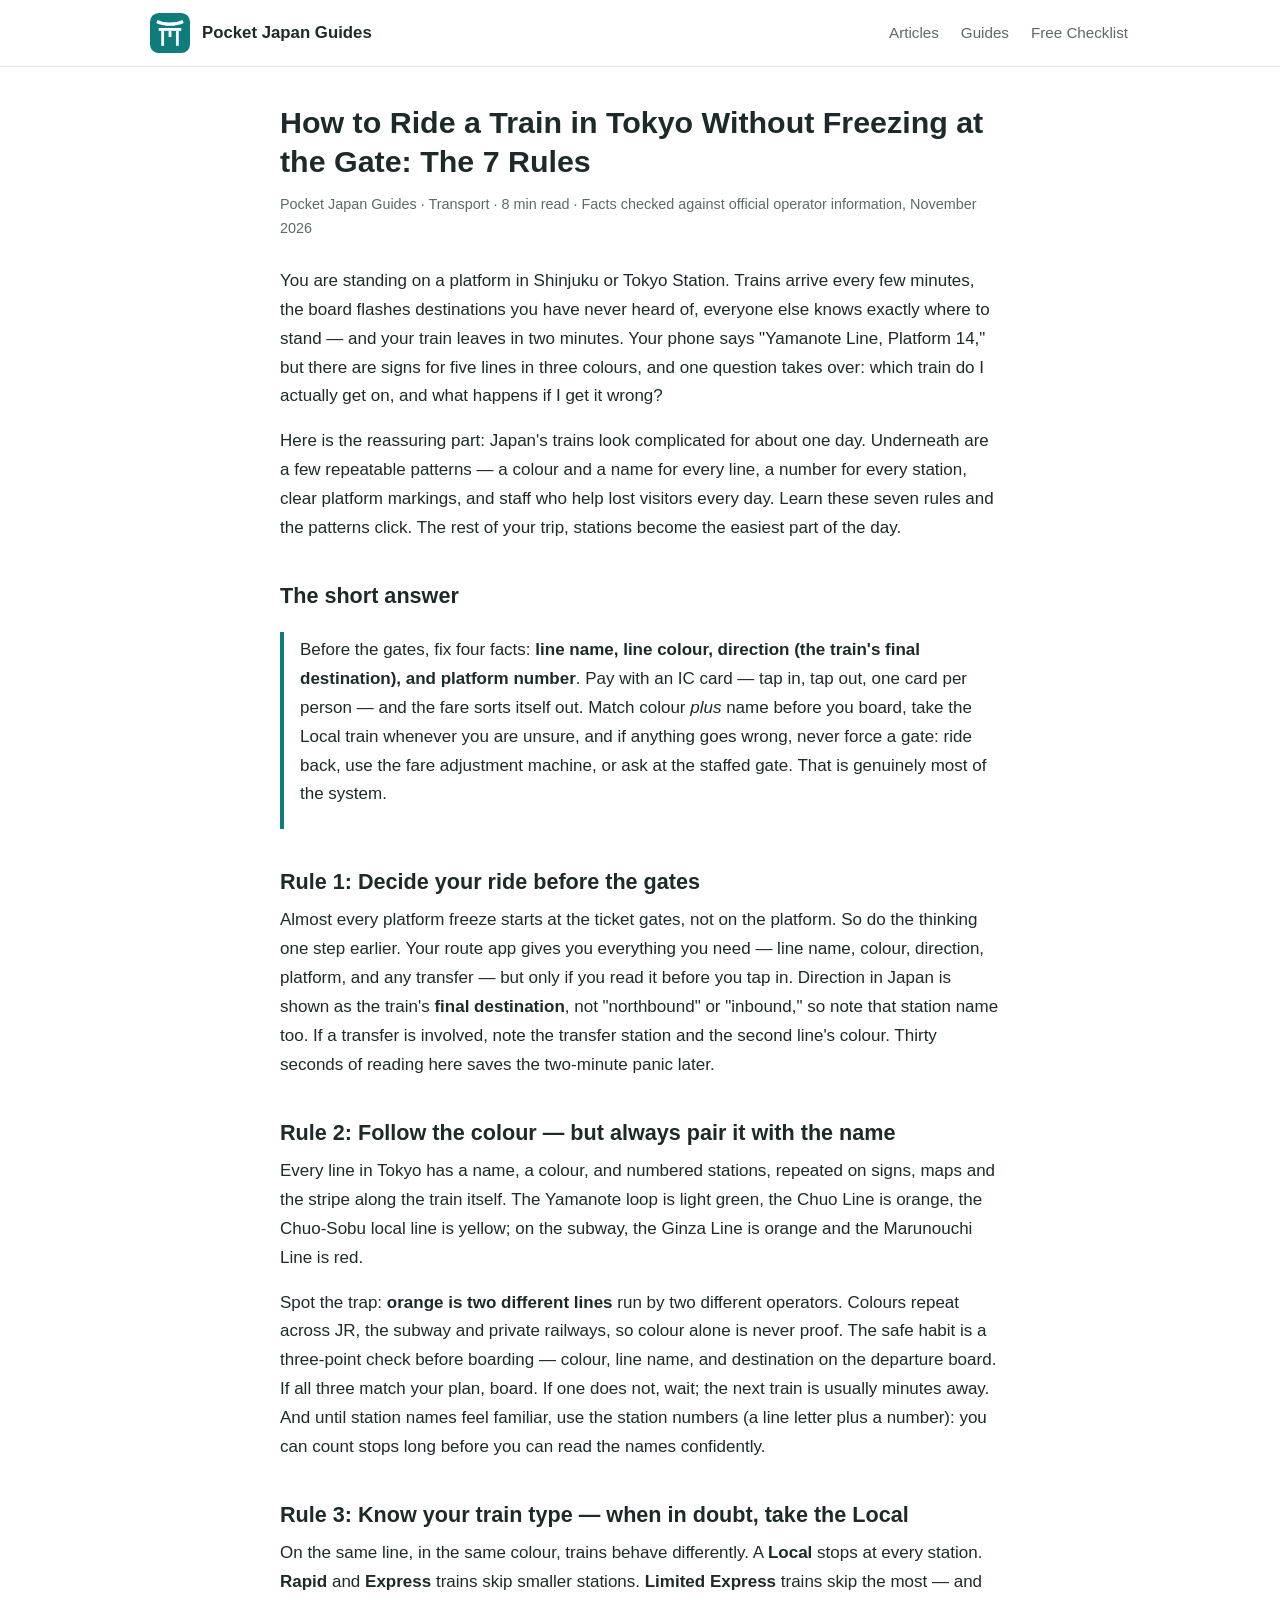
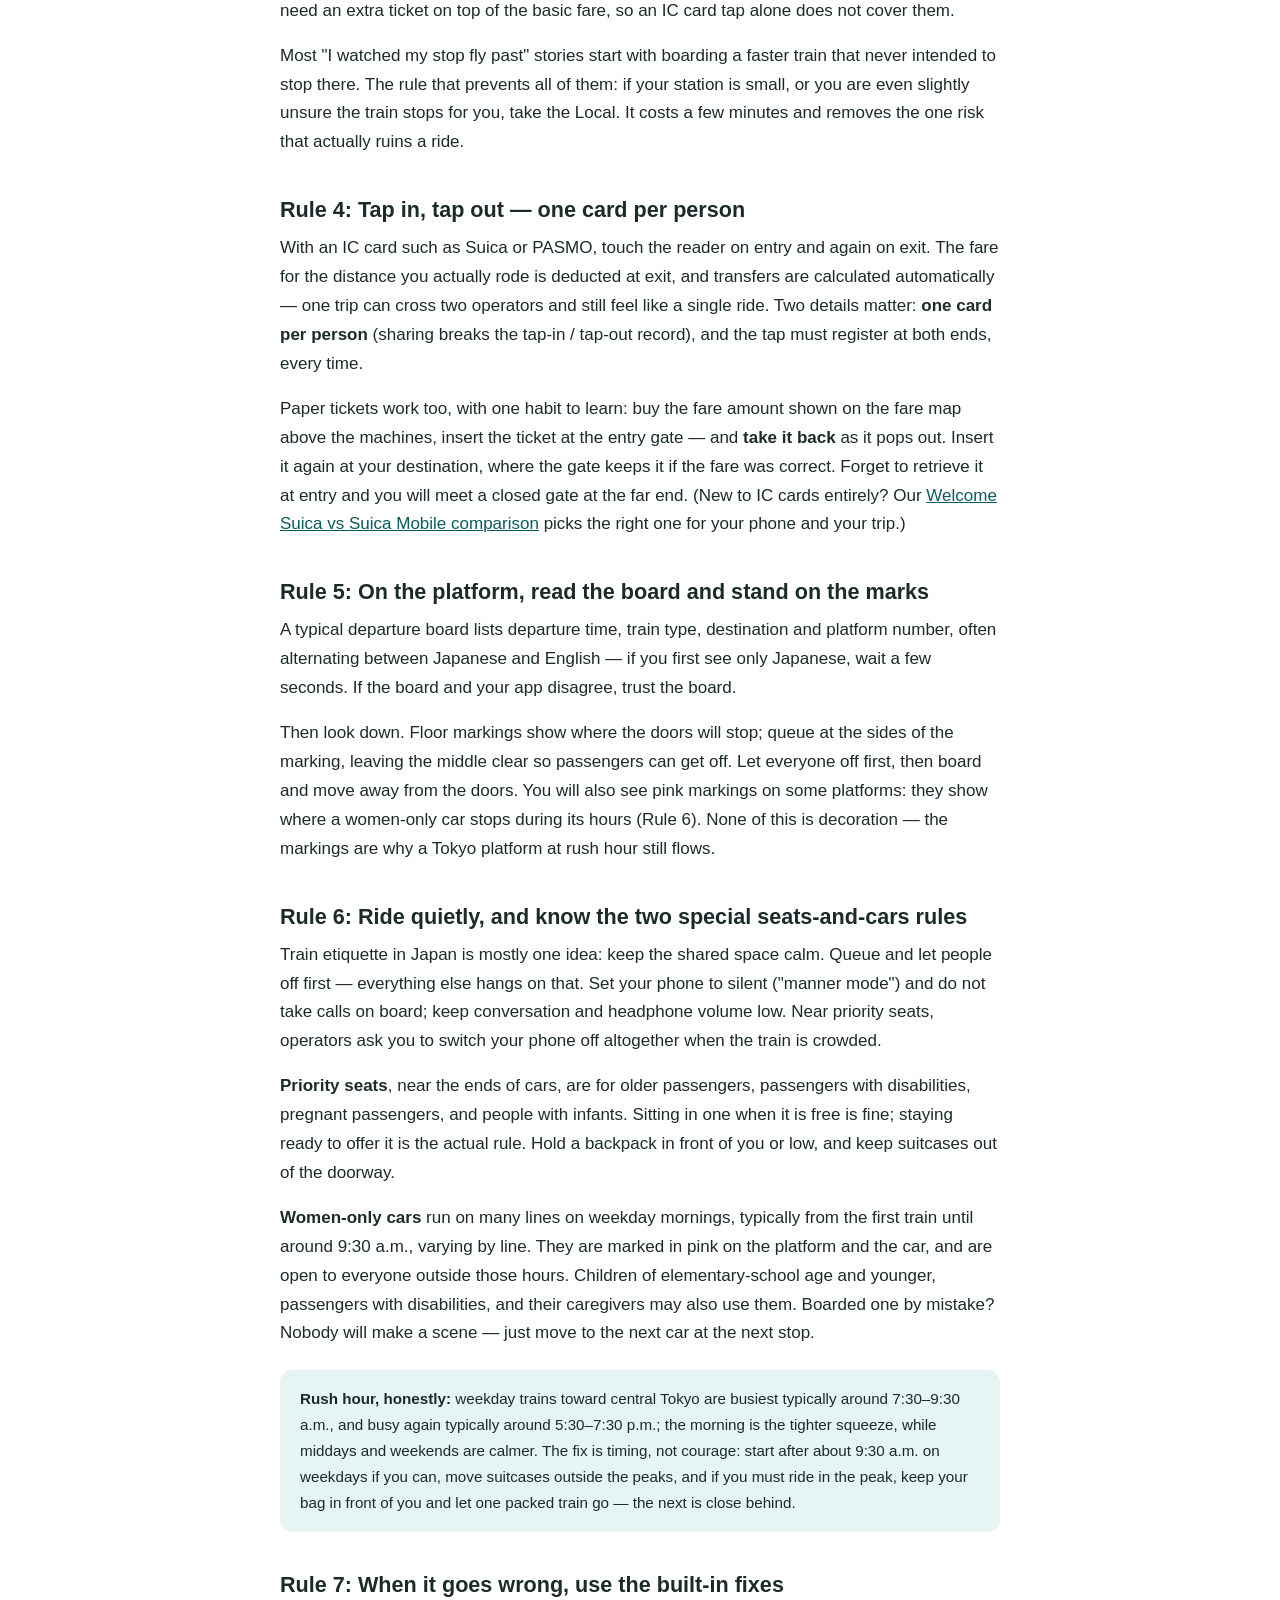
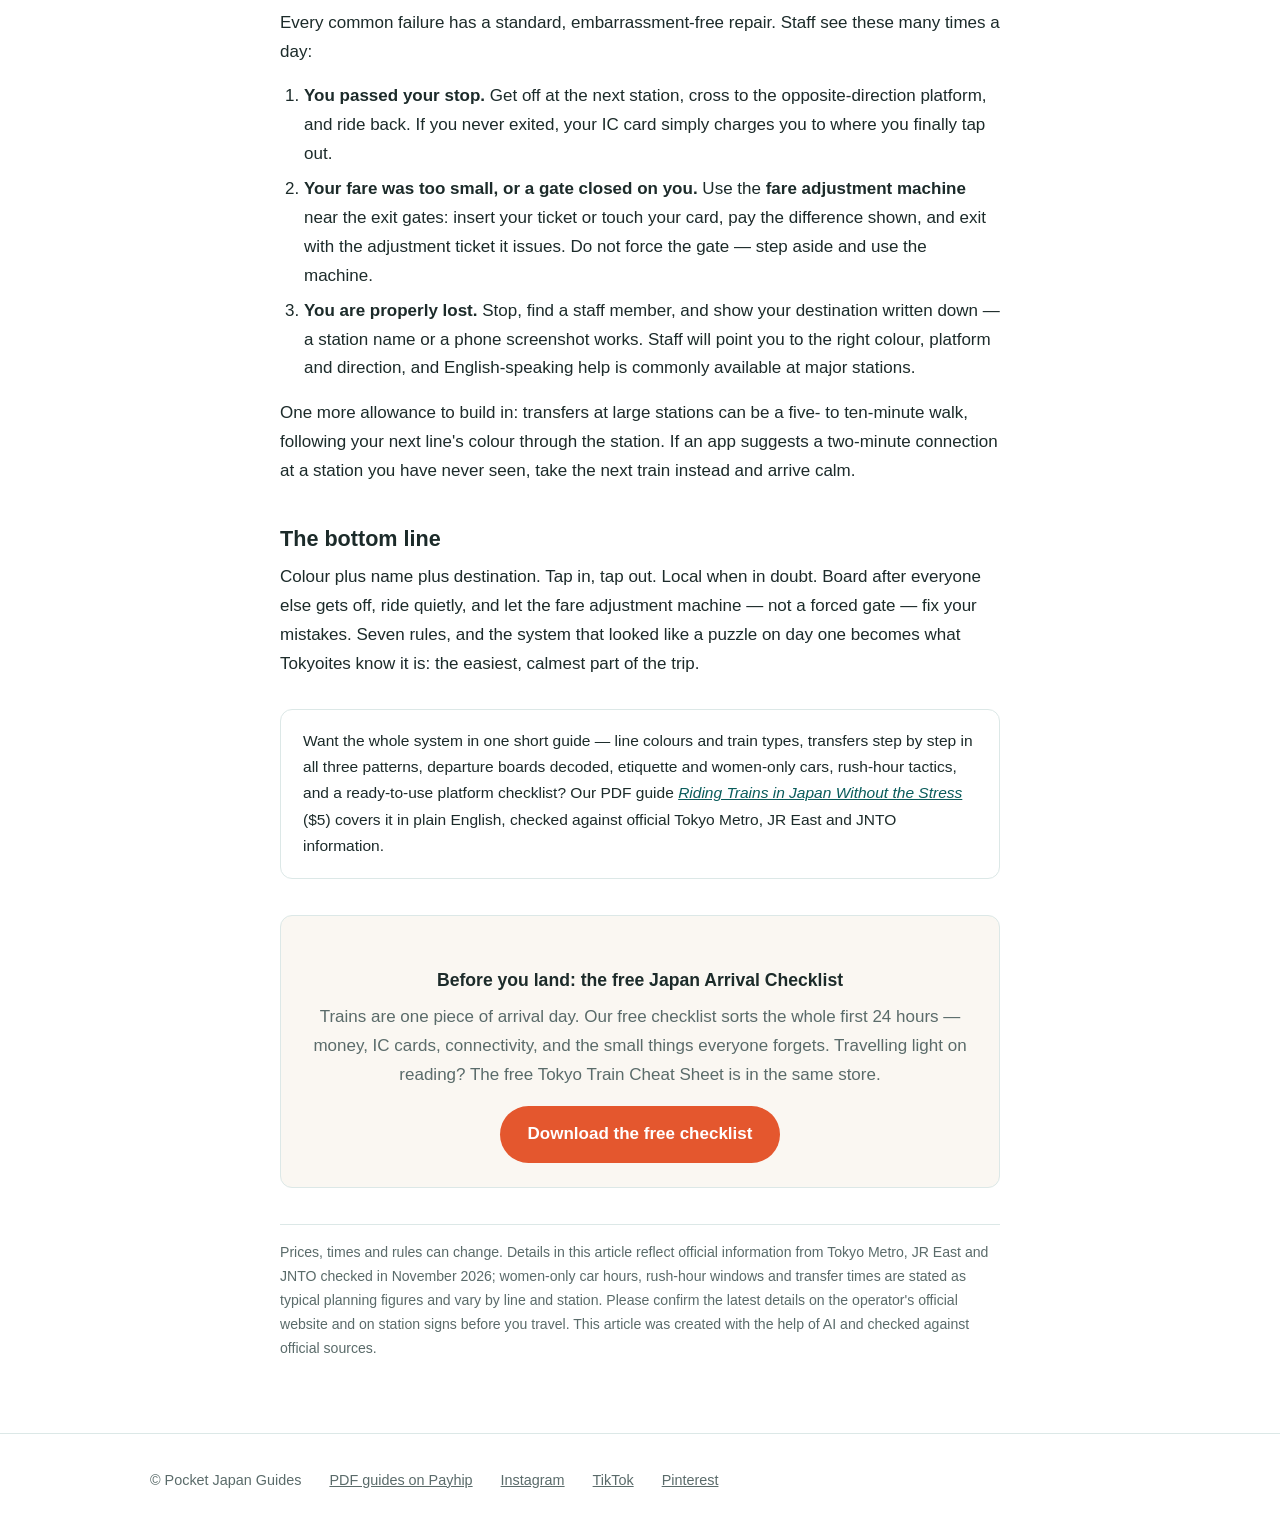
<file: articles/tokyo-train-rules.html>
<!DOCTYPE html>
<html lang="en">
<head>
<meta charset="utf-8">
<meta name="viewport" content="width=device-width, initial-scale=1, viewport-fit=cover">
<title>How to Ride a Train in Tokyo Without Freezing at the Gate: The 7 Rules — Pocket Japan Guides</title>
<meta name="description" content="Tokyo's trains look complicated for about one day. The 7 rules that unlock them: colour plus name, train types, tap in and tap out, platform habits, quiet etiquette — and the fixes for when it goes wrong.">
<link rel="canonical" href="https://hmaiworks.github.io/articles/tokyo-train-rules.html">
<link rel="icon" type="image/svg+xml" href="/assets/favicon.svg">
<link rel="stylesheet" href="/assets/style.css">
<meta property="og:type" content="article">
<meta property="og:title" content="How to Ride a Train in Tokyo Without Freezing at the Gate: The 7 Rules">
<meta property="og:description" content="Seven repeatable patterns turn Tokyo's stations from a puzzle into the easiest part of your day. Colour, name, destination — and what to do when you pass your stop.">
<meta property="og:url" content="https://hmaiworks.github.io/articles/tokyo-train-rules.html">
<!-- Google Analytics 4 — replace G-PQ7MF2B6PY with the real Measurement ID (see DEPLOY.md) -->
<script async src="https://www.googletagmanager.com/gtag/js?id=G-PQ7MF2B6PY"></script>
<script>
  window.dataLayer = window.dataLayer || [];
  function gtag(){dataLayer.push(arguments);}
  gtag('js', new Date());
  gtag('config', 'G-PQ7MF2B6PY');
</script>
<script type="application/ld+json">
{
  "@context": "https://schema.org",
  "@type": "Article",
  "headline": "How to Ride a Train in Tokyo Without Freezing at the Gate: The 7 Rules",
  "author": { "@type": "Organization", "name": "Pocket Japan Guides" },
  "publisher": { "@type": "Organization", "name": "Pocket Japan Guides" },
  "mainEntityOfPage": "https://hmaiworks.github.io/articles/tokyo-train-rules.html"
}
</script>
</head>
<body>

<header class="site-header">
  <div class="wrap-wide">
    <svg class="logo" viewBox="0 0 64 64" role="img" aria-label="Pocket Japan Guides logo"><rect width="64" height="64" rx="14" fill="#0e7c7b"/><path d="M10 16c6 3 14 4.5 22 4.5S48 19 54 16l-2-5c-5.5 2.7-12.5 4-20 4s-14.5-1.3-20-4l-2 5z" fill="#fff"/><rect x="14" y="24" width="36" height="4.5" fill="#fff"/><rect x="18" y="28.5" width="4.5" height="24" fill="#fff"/><rect x="41.5" y="28.5" width="4.5" height="24" fill="#fff"/><rect x="29.75" y="28.5" width="4.5" height="10" fill="#fff"/></svg>
    <a class="brand" href="/">Pocket Japan Guides</a>
    <nav>
      <a href="/">Articles</a>
      <a href="https://payhip.com/pocketjapanguidejp?utm_source=blog&amp;utm_medium=nav&amp;utm_campaign=store">Guides</a>
      <a href="https://payhip.com/b/30XLR?utm_source=blog&amp;utm_medium=nav&amp;utm_campaign=tokyo-train-rules">Free Checklist</a>
    </nav>
  </div>
</header>

<main class="wrap">
<article class="post">

<h1>How to Ride a Train in Tokyo Without Freezing at the Gate: The 7 Rules</h1>
<p class="meta">Pocket Japan Guides · Transport · 8 min read · Facts checked against official operator information, November 2026</p>

<p>You are standing on a platform in Shinjuku or Tokyo Station. Trains arrive every few minutes, the board flashes destinations you have never heard of, everyone else knows exactly where to stand — and your train leaves in two minutes. Your phone says "Yamanote Line, Platform 14," but there are signs for five lines in three colours, and one question takes over: which train do I actually get on, and what happens if I get it wrong?</p>

<p>Here is the reassuring part: Japan's trains look complicated for about one day. Underneath are a few repeatable patterns — a colour and a name for every line, a number for every station, clear platform markings, and staff who help lost visitors every day. Learn these seven rules and the patterns click. The rest of your trip, stations become the easiest part of the day.</p>

<h2>The short answer</h2>

<div class="verdict">
<p>Before the gates, fix four facts: <strong>line name, line colour, direction (the train's final destination), and platform number</strong>. Pay with an IC card — tap in, tap out, one card per person — and the fare sorts itself out. Match colour <em>plus</em> name before you board, take the Local train whenever you are unsure, and if anything goes wrong, never force a gate: ride back, use the fare adjustment machine, or ask at the staffed gate. That is genuinely most of the system.</p>
</div>

<h2>Rule 1: Decide your ride before the gates</h2>

<p>Almost every platform freeze starts at the ticket gates, not on the platform. So do the thinking one step earlier. Your route app gives you everything you need — line name, colour, direction, platform, and any transfer — but only if you read it before you tap in. Direction in Japan is shown as the train's <strong>final destination</strong>, not "northbound" or "inbound," so note that station name too. If a transfer is involved, note the transfer station and the second line's colour. Thirty seconds of reading here saves the two-minute panic later.</p>

<h2>Rule 2: Follow the colour — but always pair it with the name</h2>

<p>Every line in Tokyo has a name, a colour, and numbered stations, repeated on signs, maps and the stripe along the train itself. The Yamanote loop is light green, the Chuo Line is orange, the Chuo-Sobu local line is yellow; on the subway, the Ginza Line is orange and the Marunouchi Line is red.</p>

<p>Spot the trap: <strong>orange is two different lines</strong> run by two different operators. Colours repeat across JR, the subway and private railways, so colour alone is never proof. The safe habit is a three-point check before boarding — colour, line name, and destination on the departure board. If all three match your plan, board. If one does not, wait; the next train is usually minutes away. And until station names feel familiar, use the station numbers (a line letter plus a number): you can count stops long before you can read the names confidently.</p>

<h2>Rule 3: Know your train type — when in doubt, take the Local</h2>

<p>On the same line, in the same colour, trains behave differently. A <strong>Local</strong> stops at every station. <strong>Rapid</strong> and <strong>Express</strong> trains skip smaller stations. <strong>Limited Express</strong> trains skip the most — and need an extra ticket on top of the basic fare, so an IC card tap alone does not cover them.</p>

<p>Most "I watched my stop fly past" stories start with boarding a faster train that never intended to stop there. The rule that prevents all of them: if your station is small, or you are even slightly unsure the train stops for you, take the Local. It costs a few minutes and removes the one risk that actually ruins a ride.</p>

<h2>Rule 4: Tap in, tap out — one card per person</h2>

<p>With an IC card such as Suica or PASMO, touch the reader on entry and again on exit. The fare for the distance you actually rode is deducted at exit, and transfers are calculated automatically — one trip can cross two operators and still feel like a single ride. Two details matter: <strong>one card per person</strong> (sharing breaks the tap-in / tap-out record), and the tap must register at both ends, every time.</p>

<p>Paper tickets work too, with one habit to learn: buy the fare amount shown on the fare map above the machines, insert the ticket at the entry gate — and <strong>take it back</strong> as it pops out. Insert it again at your destination, where the gate keeps it if the fare was correct. Forget to retrieve it at entry and you will meet a closed gate at the far end. (New to IC cards entirely? Our <a href="/articles/welcome-suica-vs-suica-mobile.html">Welcome Suica vs Suica Mobile comparison</a> picks the right one for your phone and your trip.)</p>

<h2>Rule 5: On the platform, read the board and stand on the marks</h2>

<p>A typical departure board lists departure time, train type, destination and platform number, often alternating between Japanese and English — if you first see only Japanese, wait a few seconds. If the board and your app disagree, trust the board.</p>

<p>Then look down. Floor markings show where the doors will stop; queue at the sides of the marking, leaving the middle clear so passengers can get off. Let everyone off first, then board and move away from the doors. You will also see pink markings on some platforms: they show where a women-only car stops during its hours (Rule 6). None of this is decoration — the markings are why a Tokyo platform at rush hour still flows.</p>

<h2>Rule 6: Ride quietly, and know the two special seats-and-cars rules</h2>

<p>Train etiquette in Japan is mostly one idea: keep the shared space calm. Queue and let people off first — everything else hangs on that. Set your phone to silent ("manner mode") and do not take calls on board; keep conversation and headphone volume low. Near priority seats, operators ask you to switch your phone off altogether when the train is crowded.</p>

<p><strong>Priority seats</strong>, near the ends of cars, are for older passengers, passengers with disabilities, pregnant passengers, and people with infants. Sitting in one when it is free is fine; staying ready to offer it is the actual rule. Hold a backpack in front of you or low, and keep suitcases out of the doorway.</p>

<p><strong>Women-only cars</strong> run on many lines on weekday mornings, typically from the first train until around 9:30 a.m., varying by line. They are marked in pink on the platform and the car, and are open to everyone outside those hours. Children of elementary-school age and younger, passengers with disabilities, and their caregivers may also use them. Boarded one by mistake? Nobody will make a scene — just move to the next car at the next stop.</p>

<div class="note">
<p><strong>Rush hour, honestly:</strong> weekday trains toward central Tokyo are busiest typically around 7:30–9:30 a.m., and busy again typically around 5:30–7:30 p.m.; the morning is the tighter squeeze, while middays and weekends are calmer. The fix is timing, not courage: start after about 9:30 a.m. on weekdays if you can, move suitcases outside the peaks, and if you must ride in the peak, keep your bag in front of you and let one packed train go — the next is close behind.</p>
</div>

<h2>Rule 7: When it goes wrong, use the built-in fixes</h2>

<p>Every common failure has a standard, embarrassment-free repair. Staff see these many times a day:</p>

<ol>
<li><strong>You passed your stop.</strong> Get off at the next station, cross to the opposite-direction platform, and ride back. If you never exited, your IC card simply charges you to where you finally tap out.</li>
<li><strong>Your fare was too small, or a gate closed on you.</strong> Use the <strong>fare adjustment machine</strong> near the exit gates: insert your ticket or touch your card, pay the difference shown, and exit with the adjustment ticket it issues. Do not force the gate — step aside and use the machine.</li>
<li><strong>You are properly lost.</strong> Stop, find a staff member, and show your destination written down — a station name or a phone screenshot works. Staff will point you to the right colour, platform and direction, and English-speaking help is commonly available at major stations.</li>
</ol>

<p>One more allowance to build in: transfers at large stations can be a five- to ten-minute walk, following your next line's colour through the station. If an app suggests a two-minute connection at a station you have never seen, take the next train instead and arrive calm.</p>

<h2>The bottom line</h2>

<p>Colour plus name plus destination. Tap in, tap out. Local when in doubt. Board after everyone else gets off, ride quietly, and let the fare adjustment machine — not a forced gate — fix your mistakes. Seven rules, and the system that looked like a puzzle on day one becomes what Tokyoites know it is: the easiest, calmest part of the trip.</p>

<div class="guide-link">
<p>Want the whole system in one short guide — line colours and train types, transfers step by step in all three patterns, departure boards decoded, etiquette and women-only cars, rush-hour tactics, and a ready-to-use platform checklist? Our PDF guide <a href="https://payhip.com/b/zOB7L?utm_source=blog&amp;utm_medium=article&amp;utm_campaign=tokyo-train-rules"><em>Riding Trains in Japan Without the Stress</em></a> ($5) covers it in plain English, checked against official Tokyo Metro, JR East and JNTO information.</p>
</div>

<div class="cta-box">
<h3>Before you land: the free Japan Arrival Checklist</h3>
<p>Trains are one piece of arrival day. Our free checklist sorts the whole first 24 hours — money, IC cards, connectivity, and the small things everyone forgets. Travelling light on reading? The free Tokyo Train Cheat Sheet is in the same store.</p>
<a class="btn btn-accent" href="https://payhip.com/b/30XLR?utm_source=blog&amp;utm_medium=article&amp;utm_campaign=tokyo-train-rules">Download the free checklist</a>
</div>

<p class="disclaimer">Prices, times and rules can change. Details in this article reflect official information from Tokyo Metro, JR East and JNTO checked in November 2026; women-only car hours, rush-hour windows and transfer times are stated as typical planning figures and vary by line and station. Please confirm the latest details on the operator's official website and on station signs before you travel. This article was created with the help of AI and checked against official sources.</p>

</article>
</main>

<footer class="site-footer">
  <div class="wrap-wide">
    <span>© Pocket Japan Guides</span>
    <a href="https://payhip.com/pocketjapanguidejp?utm_source=blog&amp;utm_medium=footer&amp;utm_campaign=store">PDF guides on Payhip</a>
    <a href="https://www.instagram.com/pocketjapanguides/">Instagram</a>
    <a href="https://www.tiktok.com/@pocketjapanguides">TikTok</a>
    <a href="https://www.pinterest.com/pocketjapanguide/">Pinterest</a>
  </div>
</footer>

</body>
</html>
</file>
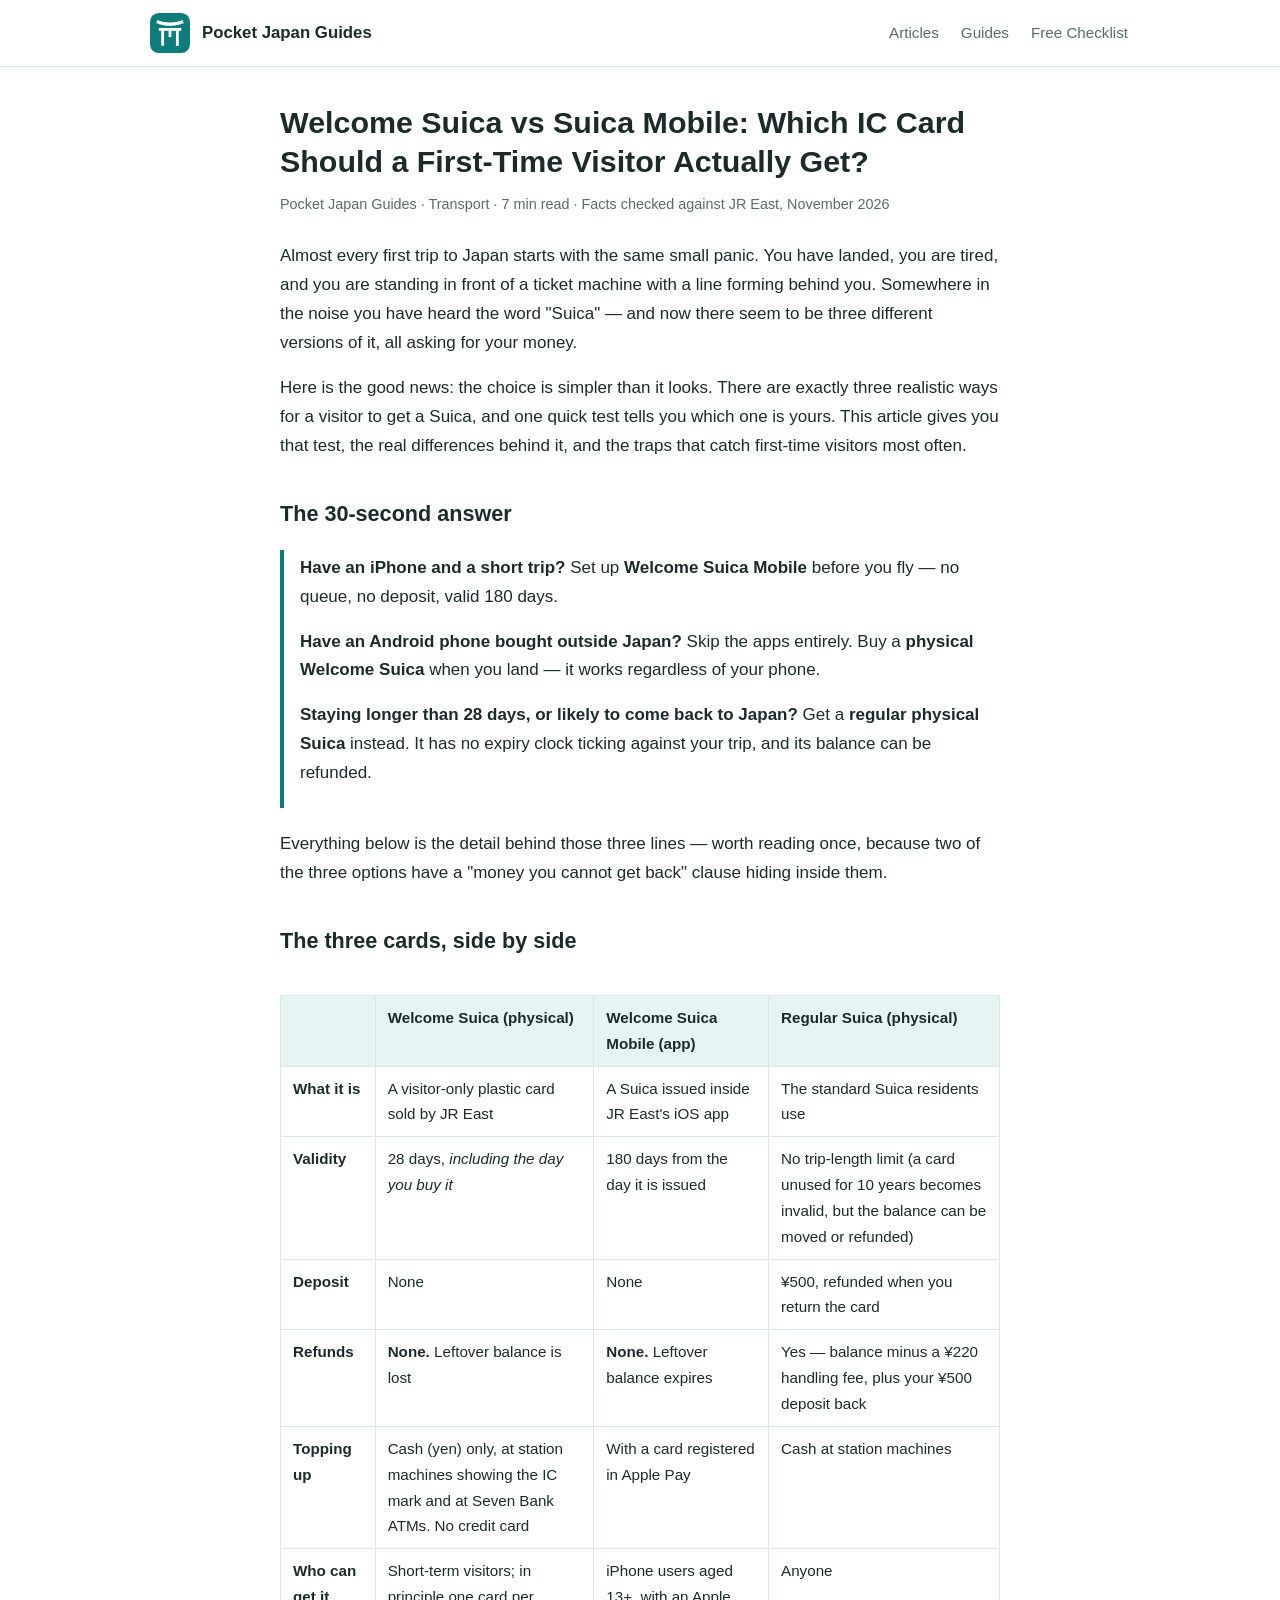
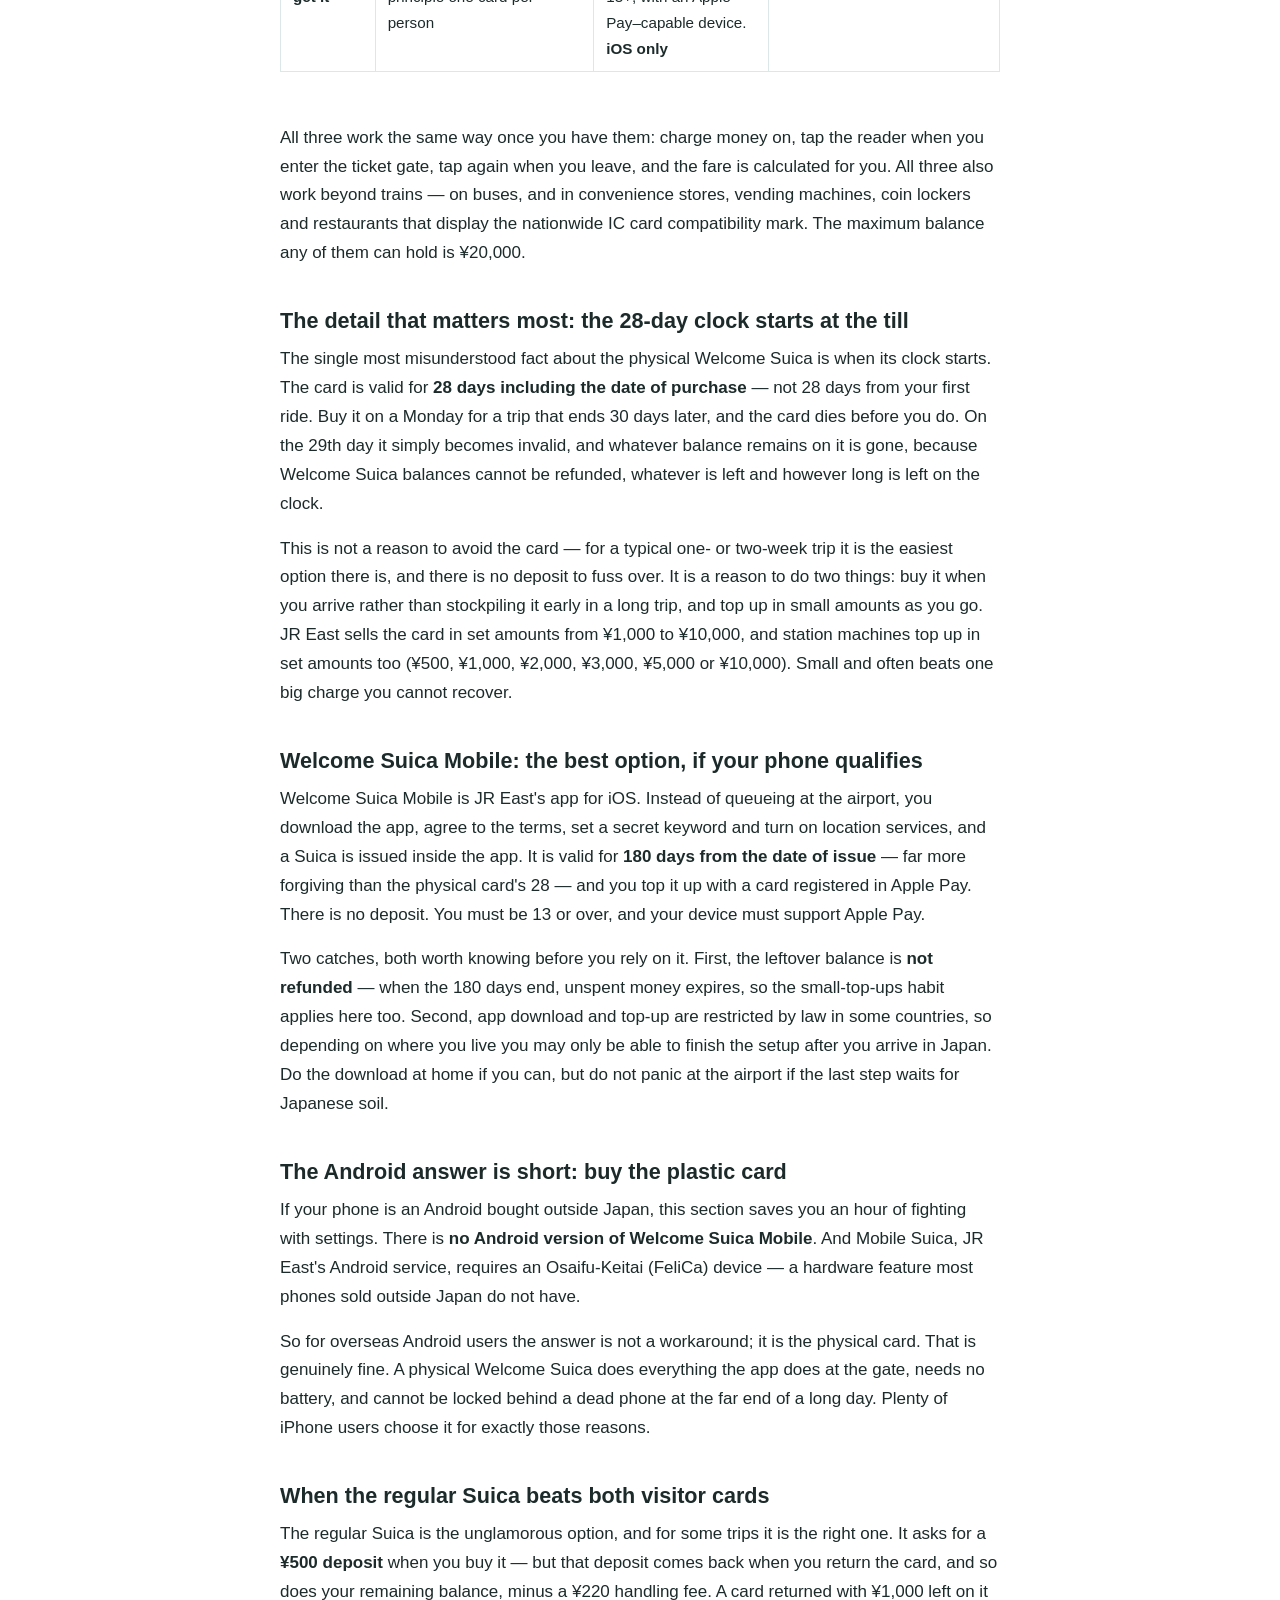
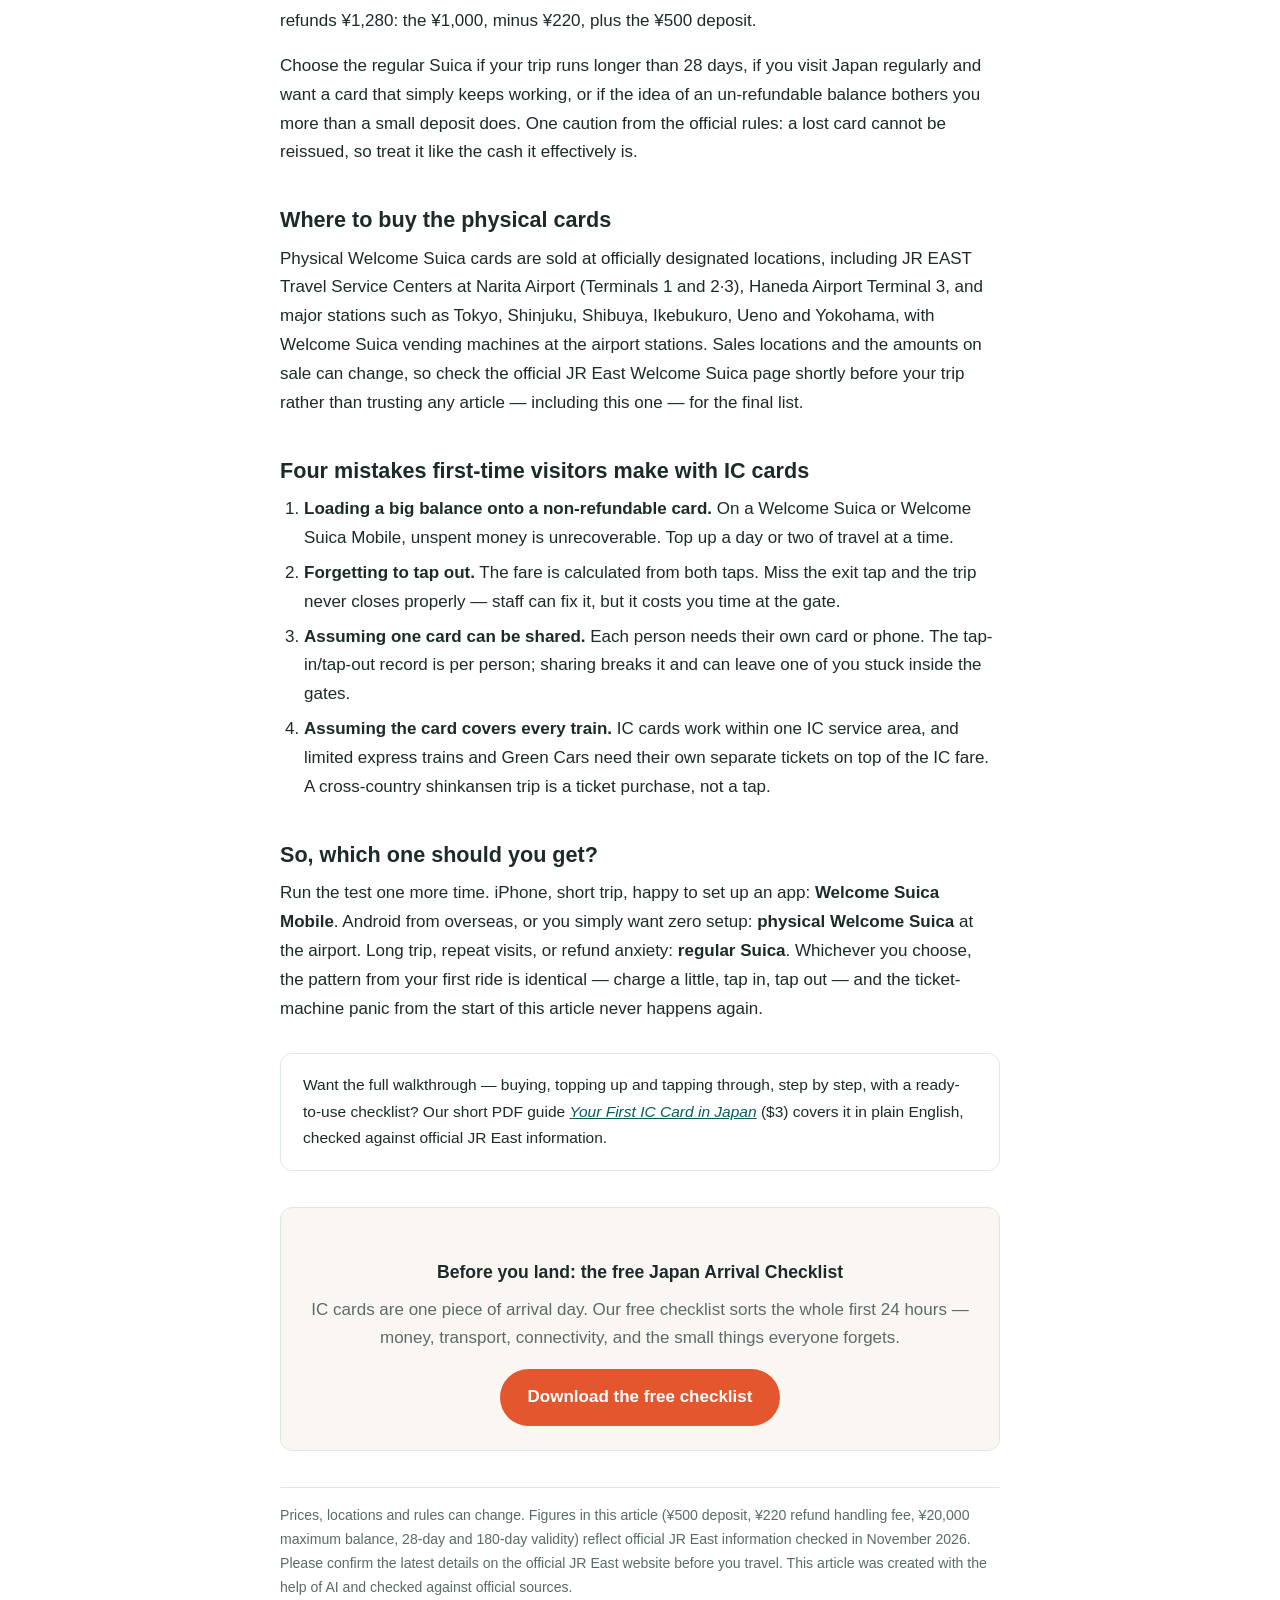
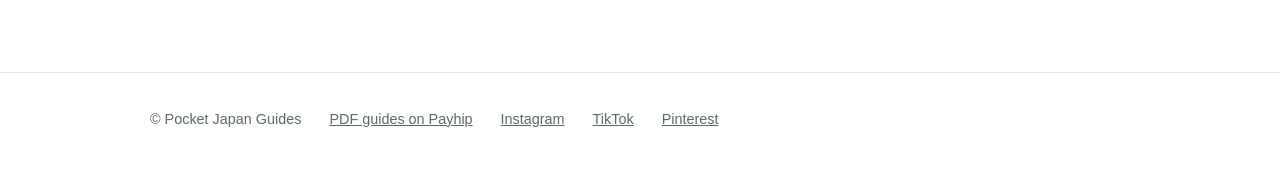
<file: articles/welcome-suica-vs-suica-mobile.html>
<!DOCTYPE html>
<html lang="en">
<head>
<meta charset="utf-8">
<meta name="viewport" content="width=device-width, initial-scale=1, viewport-fit=cover">
<title>Welcome Suica vs Suica Mobile: Which IC Card Should a First-Time Visitor Actually Get? — Pocket Japan Guides</title>
<meta name="description" content="Welcome Suica, Welcome Suica Mobile, or a regular Suica? The 28-day rule, the 180-day rule, the Android catch, refunds and deposits — compared honestly so you can pick the right IC card in one minute.">
<link rel="canonical" href="https://hmaiworks.github.io/articles/welcome-suica-vs-suica-mobile.html">
<link rel="icon" type="image/svg+xml" href="/assets/favicon.svg">
<link rel="stylesheet" href="/assets/style.css">
<meta property="og:type" content="article">
<meta property="og:title" content="Welcome Suica vs Suica Mobile: Which IC Card Should a First-Time Visitor Actually Get?">
<meta property="og:description" content="The 28-day rule, the 180-day rule, the Android catch, refunds and deposits — compared honestly so you can pick the right IC card in one minute.">
<meta property="og:url" content="https://hmaiworks.github.io/articles/welcome-suica-vs-suica-mobile.html">
<!-- Google Analytics 4 — replace G-PQ7MF2B6PY with the real Measurement ID (see DEPLOY.md) -->
<script async src="https://www.googletagmanager.com/gtag/js?id=G-PQ7MF2B6PY"></script>
<script>
  window.dataLayer = window.dataLayer || [];
  function gtag(){dataLayer.push(arguments);}
  gtag('js', new Date());
  gtag('config', 'G-PQ7MF2B6PY');
</script>
<script type="application/ld+json">
{
  "@context": "https://schema.org",
  "@type": "Article",
  "headline": "Welcome Suica vs Suica Mobile: Which IC Card Should a First-Time Visitor Actually Get?",
  "author": { "@type": "Organization", "name": "Pocket Japan Guides" },
  "publisher": { "@type": "Organization", "name": "Pocket Japan Guides" },
  "mainEntityOfPage": "https://hmaiworks.github.io/articles/welcome-suica-vs-suica-mobile.html"
}
</script>
</head>
<body>

<header class="site-header">
  <div class="wrap-wide">
    <svg class="logo" viewBox="0 0 64 64" role="img" aria-label="Pocket Japan Guides logo"><rect width="64" height="64" rx="14" fill="#0e7c7b"/><path d="M10 16c6 3 14 4.5 22 4.5S48 19 54 16l-2-5c-5.5 2.7-12.5 4-20 4s-14.5-1.3-20-4l-2 5z" fill="#fff"/><rect x="14" y="24" width="36" height="4.5" fill="#fff"/><rect x="18" y="28.5" width="4.5" height="24" fill="#fff"/><rect x="41.5" y="28.5" width="4.5" height="24" fill="#fff"/><rect x="29.75" y="28.5" width="4.5" height="10" fill="#fff"/></svg>
    <a class="brand" href="/">Pocket Japan Guides</a>
    <nav>
      <a href="/">Articles</a>
      <a href="https://payhip.com/pocketjapanguidejp?utm_source=blog&amp;utm_medium=nav&amp;utm_campaign=store">Guides</a>
      <a href="https://payhip.com/b/30XLR?utm_source=blog&amp;utm_medium=nav&amp;utm_campaign=welcome-suica-vs-suica-mobile">Free Checklist</a>
    </nav>
  </div>
</header>

<main class="wrap">
<article class="post">

<h1>Welcome Suica vs Suica Mobile: Which IC Card Should a First-Time Visitor Actually Get?</h1>
<p class="meta">Pocket Japan Guides · Transport · 7 min read · Facts checked against JR East, November 2026</p>

<p>Almost every first trip to Japan starts with the same small panic. You have landed, you are tired, and you are standing in front of a ticket machine with a line forming behind you. Somewhere in the noise you have heard the word "Suica" — and now there seem to be three different versions of it, all asking for your money.</p>

<p>Here is the good news: the choice is simpler than it looks. There are exactly three realistic ways for a visitor to get a Suica, and one quick test tells you which one is yours. This article gives you that test, the real differences behind it, and the traps that catch first-time visitors most often.</p>

<h2>The 30-second answer</h2>

<div class="verdict">
<p><strong>Have an iPhone and a short trip?</strong> Set up <strong>Welcome Suica Mobile</strong> before you fly — no queue, no deposit, valid 180 days.</p>
<p><strong>Have an Android phone bought outside Japan?</strong> Skip the apps entirely. Buy a <strong>physical Welcome Suica</strong> when you land — it works regardless of your phone.</p>
<p><strong>Staying longer than 28 days, or likely to come back to Japan?</strong> Get a <strong>regular physical Suica</strong> instead. It has no expiry clock ticking against your trip, and its balance can be refunded.</p>
</div>

<p>Everything below is the detail behind those three lines — worth reading once, because two of the three options have a "money you cannot get back" clause hiding inside them.</p>

<h2>The three cards, side by side</h2>

<div class="table-scroll">
<table>
<tr><th></th><th>Welcome Suica (physical)</th><th>Welcome Suica Mobile (app)</th><th>Regular Suica (physical)</th></tr>
<tr><td><strong>What it is</strong></td><td>A visitor-only plastic card sold by JR East</td><td>A Suica issued inside JR East's iOS app</td><td>The standard Suica residents use</td></tr>
<tr><td><strong>Validity</strong></td><td>28 days, <em>including the day you buy it</em></td><td>180 days from the day it is issued</td><td>No trip-length limit (a card unused for 10 years becomes invalid, but the balance can be moved or refunded)</td></tr>
<tr><td><strong>Deposit</strong></td><td>None</td><td>None</td><td>¥500, refunded when you return the card</td></tr>
<tr><td><strong>Refunds</strong></td><td><strong>None.</strong> Leftover balance is lost</td><td><strong>None.</strong> Leftover balance expires</td><td>Yes — balance minus a ¥220 handling fee, plus your ¥500 deposit back</td></tr>
<tr><td><strong>Topping up</strong></td><td>Cash (yen) only, at station machines showing the IC mark and at Seven Bank ATMs. No credit card</td><td>With a card registered in Apple Pay</td><td>Cash at station machines</td></tr>
<tr><td><strong>Who can get it</strong></td><td>Short-term visitors; in principle one card per person</td><td>iPhone users aged 13+, with an Apple Pay–capable device. <strong>iOS only</strong></td><td>Anyone</td></tr>
</table>
</div>

<p>All three work the same way once you have them: charge money on, tap the reader when you enter the ticket gate, tap again when you leave, and the fare is calculated for you. All three also work beyond trains — on buses, and in convenience stores, vending machines, coin lockers and restaurants that display the nationwide IC card compatibility mark. The maximum balance any of them can hold is ¥20,000.</p>

<h2>The detail that matters most: the 28-day clock starts at the till</h2>

<p>The single most misunderstood fact about the physical Welcome Suica is when its clock starts. The card is valid for <strong>28 days including the date of purchase</strong> — not 28 days from your first ride. Buy it on a Monday for a trip that ends 30 days later, and the card dies before you do. On the 29th day it simply becomes invalid, and whatever balance remains on it is gone, because Welcome Suica balances cannot be refunded, whatever is left and however long is left on the clock.</p>

<p>This is not a reason to avoid the card — for a typical one- or two-week trip it is the easiest option there is, and there is no deposit to fuss over. It is a reason to do two things: buy it when you arrive rather than stockpiling it early in a long trip, and top up in small amounts as you go. JR East sells the card in set amounts from ¥1,000 to ¥10,000, and station machines top up in set amounts too (¥500, ¥1,000, ¥2,000, ¥3,000, ¥5,000 or ¥10,000). Small and often beats one big charge you cannot recover.</p>

<h2>Welcome Suica Mobile: the best option, if your phone qualifies</h2>

<p>Welcome Suica Mobile is JR East's app for iOS. Instead of queueing at the airport, you download the app, agree to the terms, set a secret keyword and turn on location services, and a Suica is issued inside the app. It is valid for <strong>180 days from the date of issue</strong> — far more forgiving than the physical card's 28 — and you top it up with a card registered in Apple Pay. There is no deposit. You must be 13 or over, and your device must support Apple Pay.</p>

<p>Two catches, both worth knowing before you rely on it. First, the leftover balance is <strong>not refunded</strong> — when the 180 days end, unspent money expires, so the small-top-ups habit applies here too. Second, app download and top-up are restricted by law in some countries, so depending on where you live you may only be able to finish the setup after you arrive in Japan. Do the download at home if you can, but do not panic at the airport if the last step waits for Japanese soil.</p>

<h2>The Android answer is short: buy the plastic card</h2>

<p>If your phone is an Android bought outside Japan, this section saves you an hour of fighting with settings. There is <strong>no Android version of Welcome Suica Mobile</strong>. And Mobile Suica, JR East's Android service, requires an Osaifu-Keitai (FeliCa) device — a hardware feature most phones sold outside Japan do not have.</p>

<p>So for overseas Android users the answer is not a workaround; it is the physical card. That is genuinely fine. A physical Welcome Suica does everything the app does at the gate, needs no battery, and cannot be locked behind a dead phone at the far end of a long day. Plenty of iPhone users choose it for exactly those reasons.</p>

<h2>When the regular Suica beats both visitor cards</h2>

<p>The regular Suica is the unglamorous option, and for some trips it is the right one. It asks for a <strong>¥500 deposit</strong> when you buy it — but that deposit comes back when you return the card, and so does your remaining balance, minus a ¥220 handling fee. A card returned with ¥1,000 left on it refunds ¥1,280: the ¥1,000, minus ¥220, plus the ¥500 deposit.</p>

<p>Choose the regular Suica if your trip runs longer than 28 days, if you visit Japan regularly and want a card that simply keeps working, or if the idea of an un-refundable balance bothers you more than a small deposit does. One caution from the official rules: a lost card cannot be reissued, so treat it like the cash it effectively is.</p>

<h2>Where to buy the physical cards</h2>

<p>Physical Welcome Suica cards are sold at officially designated locations, including JR EAST Travel Service Centers at Narita Airport (Terminals 1 and 2·3), Haneda Airport Terminal 3, and major stations such as Tokyo, Shinjuku, Shibuya, Ikebukuro, Ueno and Yokohama, with Welcome Suica vending machines at the airport stations. Sales locations and the amounts on sale can change, so check the official JR East Welcome Suica page shortly before your trip rather than trusting any article — including this one — for the final list.</p>

<h2>Four mistakes first-time visitors make with IC cards</h2>

<ol>
<li><strong>Loading a big balance onto a non-refundable card.</strong> On a Welcome Suica or Welcome Suica Mobile, unspent money is unrecoverable. Top up a day or two of travel at a time.</li>
<li><strong>Forgetting to tap out.</strong> The fare is calculated from both taps. Miss the exit tap and the trip never closes properly — staff can fix it, but it costs you time at the gate.</li>
<li><strong>Assuming one card can be shared.</strong> Each person needs their own card or phone. The tap-in/tap-out record is per person; sharing breaks it and can leave one of you stuck inside the gates.</li>
<li><strong>Assuming the card covers every train.</strong> IC cards work within one IC service area, and limited express trains and Green Cars need their own separate tickets on top of the IC fare. A cross-country shinkansen trip is a ticket purchase, not a tap.</li>
</ol>

<h2>So, which one should you get?</h2>

<p>Run the test one more time. iPhone, short trip, happy to set up an app: <strong>Welcome Suica Mobile</strong>. Android from overseas, or you simply want zero setup: <strong>physical Welcome Suica</strong> at the airport. Long trip, repeat visits, or refund anxiety: <strong>regular Suica</strong>. Whichever you choose, the pattern from your first ride is identical — charge a little, tap in, tap out — and the ticket-machine panic from the start of this article never happens again.</p>

<div class="guide-link">
<p>Want the full walkthrough — buying, topping up and tapping through, step by step, with a ready-to-use checklist? Our short PDF guide <a href="https://payhip.com/b/QkPwv?utm_source=blog&amp;utm_medium=article&amp;utm_campaign=welcome-suica-vs-suica-mobile"><em>Your First IC Card in Japan</em></a> ($3) covers it in plain English, checked against official JR East information.</p>
</div>

<div class="cta-box">
<h3>Before you land: the free Japan Arrival Checklist</h3>
<p>IC cards are one piece of arrival day. Our free checklist sorts the whole first 24 hours — money, transport, connectivity, and the small things everyone forgets.</p>
<a class="btn btn-accent" href="https://payhip.com/b/30XLR?utm_source=blog&amp;utm_medium=article&amp;utm_campaign=welcome-suica-vs-suica-mobile">Download the free checklist</a>
</div>

<p class="disclaimer">Prices, locations and rules can change. Figures in this article (¥500 deposit, ¥220 refund handling fee, ¥20,000 maximum balance, 28-day and 180-day validity) reflect official JR East information checked in November 2026. Please confirm the latest details on the official JR East website before you travel. This article was created with the help of AI and checked against official sources.</p>

</article>
</main>

<footer class="site-footer">
  <div class="wrap-wide">
    <span>© Pocket Japan Guides</span>
    <a href="https://payhip.com/pocketjapanguidejp?utm_source=blog&amp;utm_medium=footer&amp;utm_campaign=store">PDF guides on Payhip</a>
    <a href="https://www.instagram.com/pocketjapanguides/">Instagram</a>
    <a href="https://www.tiktok.com/@pocketjapanguides">TikTok</a>
    <a href="https://www.pinterest.com/pocketjapanguide/">Pinterest</a>
  </div>
</footer>

</body>
</html>
</file>
<file: assets/style.css>
/* Pocket Japan Guides — blog stylesheet
   Brand: teal (torii badge), clean, fast. No webfonts, no JS frameworks. */

:root {
  --teal: #0e7c7b;
  --teal-dark: #0a5c5b;
  --teal-light: #e6f4f3;
  --ink: #1c2b2a;
  --muted: #5a6b6a;
  --sand: #faf7f2;
  --border: #dce8e7;
  --accent: #e4572e;
  --radius: 12px;
}

* { box-sizing: border-box; }

html {
  scroll-behavior: smooth;
  -webkit-text-size-adjust: 100%;
  text-size-adjust: 100%;
}

body {
  margin: 0;
  font-family: -apple-system, BlinkMacSystemFont, "Segoe UI", Roboto,
    "Helvetica Neue", Arial, sans-serif;
  color: var(--ink);
  background: #fff;
  line-height: 1.7;
  font-size: 17px;
  overflow-wrap: break-word;
  -webkit-tap-highlight-color: transparent;
}

img, svg, video { max-width: 100%; }

a { color: var(--teal-dark); }
a:hover { color: var(--teal); }

.wrap { max-width: 760px; margin: 0 auto; padding: 0 20px; }
.wrap-wide { max-width: 1020px; margin: 0 auto; padding: 0 20px; }

/* Header */
.site-header {
  border-bottom: 1px solid var(--border);
  background: #fff;
  position: sticky;
  top: 0;
  z-index: 10;
  padding-top: env(safe-area-inset-top, 0px);
}
.site-header .wrap-wide {
  display: flex;
  align-items: center;
  gap: 12px;
  padding-top: 10px;
  padding-bottom: 10px;
}
.site-header .logo { width: 40px; height: 40px; flex: none; display: block; }
.site-header .brand {
  font-weight: 700;
  font-size: 1.05rem;
  color: var(--ink);
  text-decoration: none;
  padding: 8px 0;
}
.site-header nav { margin-left: auto; display: flex; gap: 18px; }
.site-header nav a {
  color: var(--muted);
  text-decoration: none;
  font-size: 0.95rem;
  display: inline-block;
  padding: 10px 2px;
}
.site-header nav a:hover { color: var(--teal-dark); }

/* Hero (home) */
.hero {
  background: var(--teal-light);
  padding: 48px 0 40px;
  text-align: center;
}
.hero h1 { font-size: 2rem; line-height: 1.25; margin: 0 0 12px; }
.hero p { color: var(--muted); max-width: 560px; margin: 0 auto 24px; }

/* Buttons / CTA */
.btn {
  display: inline-block;
  background: var(--teal);
  color: #fff !important;
  text-decoration: none;
  font-weight: 700;
  padding: 14px 28px;
  min-height: 48px;
  border-radius: 999px;
  touch-action: manipulation;
  max-width: 100%;
}
.btn:hover { background: var(--teal-dark); }
.btn-accent { background: var(--accent); }
.btn-accent:hover { background: #c7431f; }

.cta-box {
  background: var(--sand);
  border: 1px solid var(--border);
  border-radius: var(--radius);
  padding: 24px 26px;
  margin: 36px 0;
  text-align: center;
}
.cta-box h2, .cta-box h3 { margin-top: 0; }
.cta-box p { color: var(--muted); }

/* Article cards (home) */
.cards {
  display: grid;
  grid-template-columns: repeat(auto-fill, minmax(min(300px, 100%), 1fr));
  gap: 20px;
  padding: 36px 0 48px;
}
.card {
  border: 1px solid var(--border);
  border-radius: var(--radius);
  padding: 22px;
  background: #fff;
}
.card .tag {
  display: inline-block;
  font-size: 0.75rem;
  font-weight: 700;
  letter-spacing: 0.06em;
  text-transform: uppercase;
  color: var(--teal-dark);
  background: var(--teal-light);
  border-radius: 999px;
  padding: 3px 10px;
  margin-bottom: 10px;
}
.card h2 { font-size: 1.15rem; line-height: 1.4; margin: 0 0 8px; }
.card h2 a { color: var(--ink); text-decoration: none; }
.card h2 a:hover { color: var(--teal-dark); }
.card p { color: var(--muted); font-size: 0.95rem; margin: 0 0 12px; }
.card .meta { font-size: 0.85rem; color: var(--muted); }

/* Article body */
article.post { padding: 36px 0 8px; }
article.post h1 { font-size: 1.9rem; line-height: 1.3; margin: 0 0 10px; }
article.post .meta { color: var(--muted); font-size: 0.9rem; margin-bottom: 26px; }
article.post h2 { font-size: 1.35rem; margin: 38px 0 10px; line-height: 1.35; }
article.post h3 { font-size: 1.1rem; margin: 26px 0 8px; }
article.post p { margin: 0 0 16px; }
article.post ul, article.post ol { margin: 0 0 16px; padding-left: 24px; }
article.post li { margin-bottom: 6px; }

/* Wide tables scroll sideways inside their own box on narrow screens,
   instead of squeezing the columns or pushing the whole page sideways. */
.table-scroll {
  overflow-x: auto;
  -webkit-overflow-scrolling: touch;
  margin: 20px 0 26px;
}
article.post table {
  width: 100%;
  border-collapse: collapse;
  margin: 20px 0 26px;
  font-size: 0.95rem;
}
.table-scroll table { margin: 0; min-width: 620px; }
article.post th, article.post td {
  border: 1px solid var(--border);
  padding: 9px 12px;
  text-align: left;
  vertical-align: top;
}
article.post th { background: var(--teal-light); }
article.post .note {
  background: var(--teal-light);
  border-radius: var(--radius);
  padding: 16px 20px;
  margin: 22px 0;
  font-size: 0.95rem;
}
article.post .note p:last-child { margin-bottom: 0; }
article.post .verdict {
  border-left: 4px solid var(--teal);
  padding: 4px 0 4px 16px;
  margin: 22px 0;
}
article.post .guide-link {
  border: 1px solid var(--border);
  border-radius: var(--radius);
  padding: 18px 22px;
  margin: 30px 0;
  font-size: 0.97rem;
}
article.post .guide-link p { margin: 0; }
article.post .disclaimer {
  color: var(--muted);
  font-size: 0.88rem;
  border-top: 1px solid var(--border);
  padding-top: 16px;
  margin-top: 36px;
}

/* Footer */
.site-footer {
  border-top: 1px solid var(--border);
  margin-top: 48px;
  padding: 28px 0 36px;
  padding-bottom: calc(36px + env(safe-area-inset-bottom, 0px));
  color: var(--muted);
  font-size: 0.9rem;
}
.site-footer .wrap-wide {
  display: flex;
  flex-wrap: wrap;
  gap: 10px 28px;
  align-items: center;
}
.site-footer a { color: var(--muted); display: inline-block; padding: 6px 0; }

@media (max-width: 600px) {
  body { font-size: 16px; }
  .wrap, .wrap-wide { padding: 0 16px; }
  .hero { padding: 36px 0 32px; }
  .hero h1 { font-size: 1.6rem; }
  article.post h1 { font-size: 1.55rem; }
  article.post h2 { font-size: 1.25rem; }
  article.post { padding-top: 28px; }

  /* Header: brand row first, nav wraps onto its own full-width row
     so nothing is squeezed and every link stays easy to tap. */
  .site-header .wrap-wide { flex-wrap: wrap; row-gap: 2px; }
  .site-header .brand { font-size: 1rem; }
  .site-header nav {
    margin-left: 0;
    width: 100%;
    gap: 4px 18px;
    flex-wrap: wrap;
  }
  .site-header nav a { padding: 8px 2px; }

  /* Full-width, easy-to-tap call-to-action buttons */
  .hero .btn, .cta-box .btn { display: block; text-align: center; }

  .cta-box { padding: 20px 18px; }
  .card { padding: 18px; }
  .cards { padding: 28px 0 36px; }
  article.post .note { padding: 14px 16px; }
  article.post .guide-link { padding: 16px 18px; }
}

@media (prefers-reduced-motion: reduce) {
  html { scroll-behavior: auto; }
}
</file>
